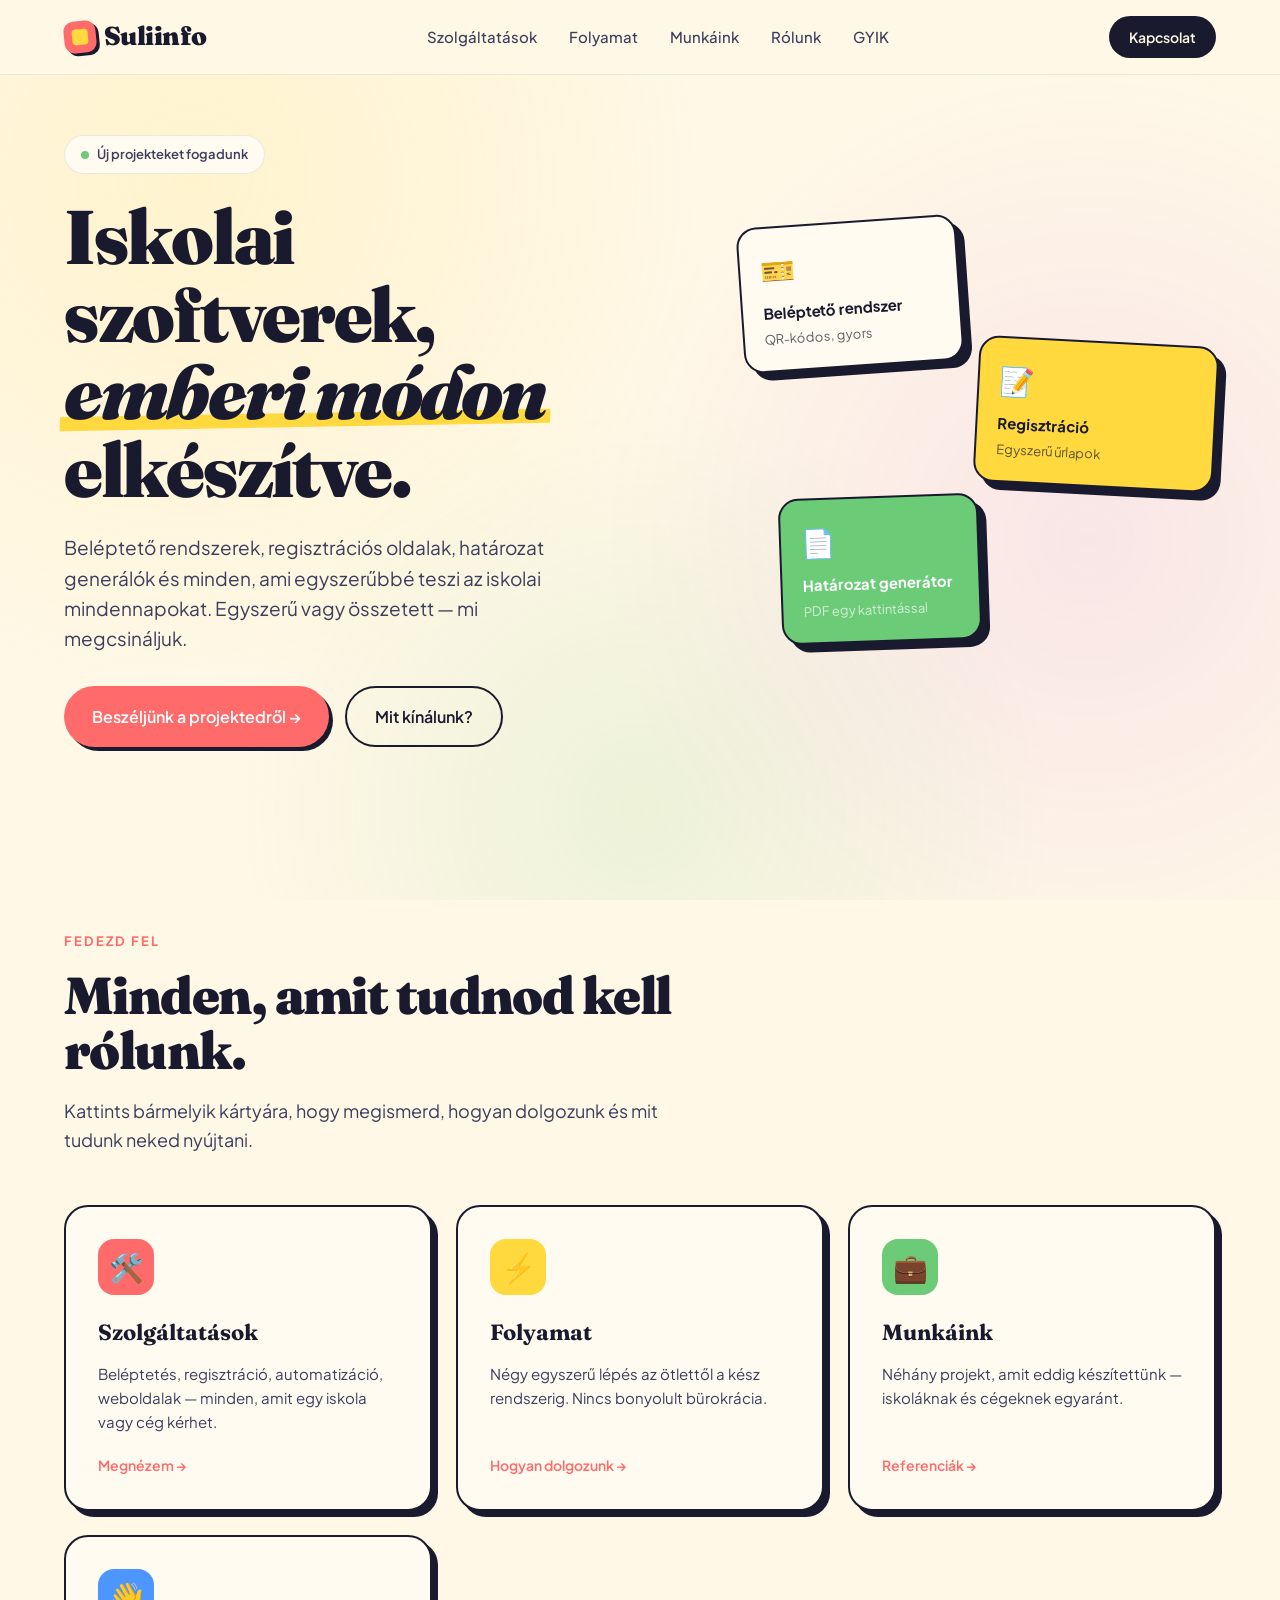
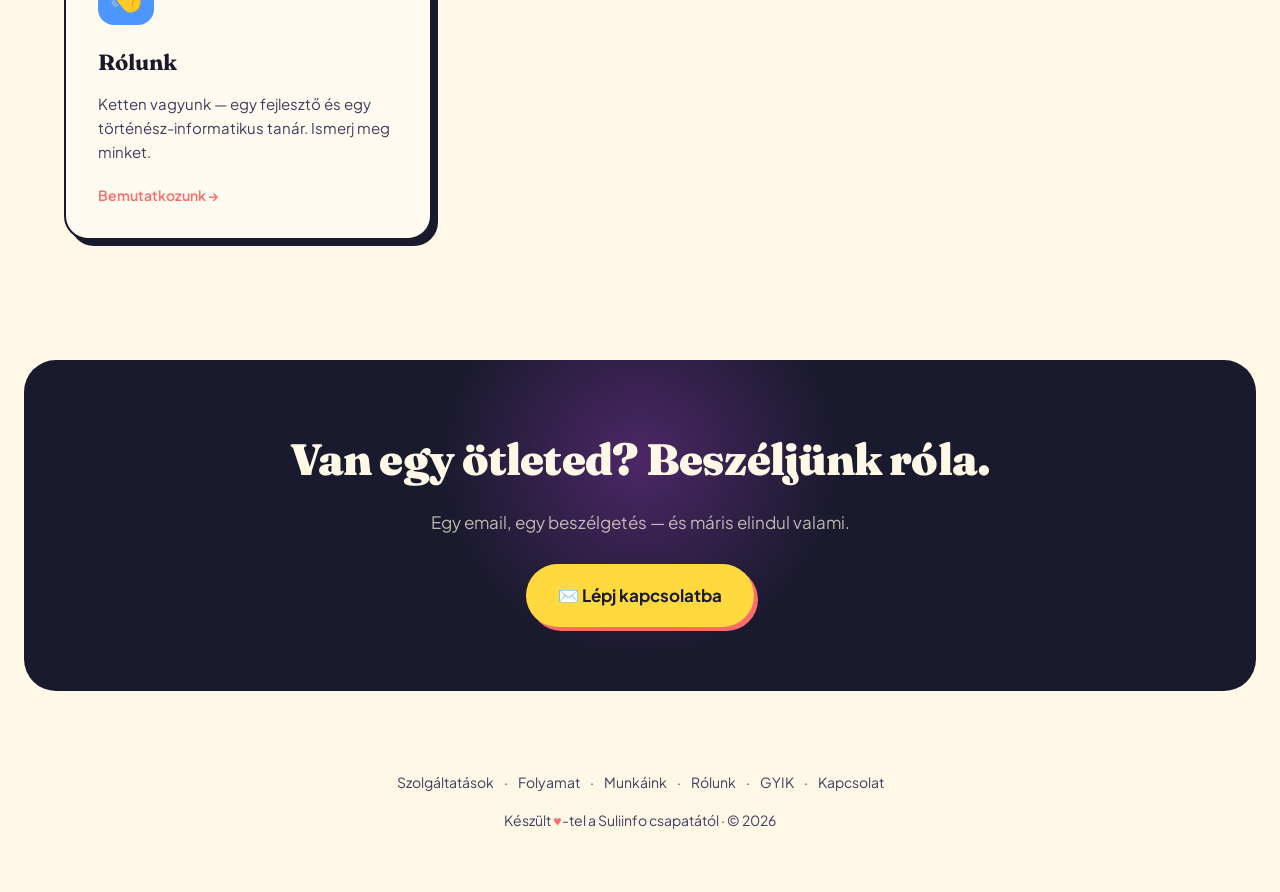
<file: index.html>
<!DOCTYPE html>
<html lang="hu">
<head>
<meta charset="UTF-8">
<meta name="viewport" content="width=device-width, initial-scale=1.0">
<title>Suliinfo — Iskolai szoftverek emberi módon</title>
<link rel="preconnect" href="https://fonts.googleapis.com">
<link rel="preconnect" href="https://fonts.gstatic.com" crossorigin>
<link href="https://fonts.googleapis.com/css2?family=Fraunces:opsz,wght@9..144,400;9..144,500;9..144,600;9..144,700;9..144,900&family=Plus+Jakarta+Sans:wght@400;500;600;700&display=swap" rel="stylesheet">
<link rel="stylesheet" href="styles.css">
<style>
  /* HERO */
  .hero { padding: 60px 0 100px; position: relative; }
  .hero-grid {
    display: grid;
    grid-template-columns: 1.2fr 1fr;
    gap: 60px;
    align-items: center;
  }
  @media (max-width: 900px) { .hero-grid { grid-template-columns: 1fr; gap: 40px; } }

  .hero-tag {
    display: inline-flex;
    align-items: center;
    gap: 8px;
    background: var(--paper);
    padding: 8px 16px;
    border-radius: 100px;
    font-size: 13px;
    font-weight: 600;
    color: var(--ink-soft);
    border: 1px solid rgba(26, 26, 46, 0.08);
    margin-bottom: 24px;
  }
  .hero-tag .dot {
    width: 8px; height: 8px;
    background: var(--mint);
    border-radius: 50%;
    animation: pulse 2s infinite;
  }
  @keyframes pulse {
    0%, 100% { opacity: 1; transform: scale(1); }
    50% { opacity: 0.6; transform: scale(1.2); }
  }
  .hero h1 {
    font-family: 'Fraunces', serif;
    font-size: clamp(40px, 6vw, 76px);
    font-weight: 900;
    line-height: 1.02;
    letter-spacing: -0.03em;
    margin-bottom: 24px;
  }
  .hero h1 .highlight {
    position: relative;
    display: inline-block;
    font-style: italic;
  }
  .hero h1 .highlight::after {
    content: '';
    position: absolute;
    bottom: 4px; left: -4px; right: -4px;
    height: 14px;
    background: var(--sun);
    z-index: -1;
    transform: skew(-3deg) rotate(-1deg);
  }
  .hero p {
    font-size: 19px;
    color: var(--ink-soft);
    margin-bottom: 32px;
    max-width: 520px;
  }
  .hero-ctas { display: flex; gap: 16px; flex-wrap: wrap; }

  .hero-visual { position: relative; height: 480px; }
  .float-card {
    position: absolute;
    background: var(--paper);
    border-radius: 20px;
    padding: 20px;
    box-shadow: 8px 8px 0 var(--ink);
    border: 2px solid var(--ink);
  }
  .card-1 { top: 20px; left: 20px; width: 220px; transform: rotate(-4deg); animation: float1 6s ease-in-out infinite; }
  .card-2 { top: 140px; right: 0; width: 240px; background: var(--sun); transform: rotate(3deg); animation: float2 7s ease-in-out infinite; }
  .card-3 { bottom: 40px; left: 60px; width: 200px; background: var(--mint); color: white; transform: rotate(-2deg); animation: float3 8s ease-in-out infinite; }
  @keyframes float1 { 0%,100% { transform: rotate(-4deg) translateY(0); } 50% { transform: rotate(-4deg) translateY(-12px); } }
  @keyframes float2 { 0%,100% { transform: rotate(3deg) translateY(0); } 50% { transform: rotate(3deg) translateY(-16px); } }
  @keyframes float3 { 0%,100% { transform: rotate(-2deg) translateY(0); } 50% { transform: rotate(-2deg) translateY(-10px); } }
  .card-emoji { font-size: 28px; margin-bottom: 8px; }
  .card-title { font-weight: 700; font-size: 15px; margin-bottom: 4px; }
  .card-sub { font-size: 13px; opacity: 0.7; }

  /* FEATURE GRID (preview cards leading to subpages) */
  .feature-section { padding: 80px 0; }
  .section-tag {
    display: inline-block;
    font-size: 13px;
    font-weight: 700;
    text-transform: uppercase;
    letter-spacing: 0.15em;
    color: var(--coral);
    margin-bottom: 16px;
  }
  .section-title {
    font-family: 'Fraunces', serif;
    font-size: clamp(32px, 5vw, 52px);
    font-weight: 900;
    line-height: 1.05;
    letter-spacing: -0.03em;
    margin-bottom: 20px;
    max-width: 700px;
  }
  .section-sub {
    font-size: 18px;
    color: var(--ink-soft);
    max-width: 600px;
    margin-bottom: 50px;
  }
  .feature-grid {
    display: grid;
    grid-template-columns: repeat(auto-fit, minmax(280px, 1fr));
    gap: 24px;
  }
  .feature-link {
    text-decoration: none;
    color: inherit;
    display: block;
  }
  .feature-card {
    background: var(--paper);
    border-radius: 24px;
    padding: 32px;
    border: 2px solid var(--ink);
    box-shadow: 6px 6px 0 var(--ink);
    transition: all 0.25s;
    height: 100%;
    display: flex;
    flex-direction: column;
  }
  .feature-link:hover .feature-card {
    transform: translate(-3px, -3px);
    box-shadow: 9px 9px 0 var(--ink);
  }
  .feature-icon {
    width: 56px; height: 56px;
    border-radius: 16px;
    display: flex;
    align-items: center;
    justify-content: center;
    font-size: 28px;
    margin-bottom: 20px;
  }
  .feature-link:nth-child(1) .feature-icon { background: var(--coral); }
  .feature-link:nth-child(2) .feature-icon { background: var(--sun); }
  .feature-link:nth-child(3) .feature-icon { background: var(--mint); }
  .feature-link:nth-child(4) .feature-icon { background: var(--sky); }
  .feature-card h3 {
    font-family: 'Fraunces', serif;
    font-size: 22px;
    font-weight: 700;
    margin-bottom: 12px;
  }
  .feature-card p {
    color: var(--ink-soft);
    font-size: 15px;
    flex-grow: 1;
  }
  .feature-arrow {
    margin-top: 20px;
    font-weight: 600;
    color: var(--coral);
    font-size: 14px;
  }
</style>
</head>
<body>

<nav>
  <div class="nav-inner">
    <a href="index.html" class="logo">
      <div class="logo-mark"></div>
      Suliinfo
    </a>
    <ul class="nav-links">
      <li><a href="szolgaltatasok.html">Szolgáltatások</a></li>
      <li><a href="folyamat.html">Folyamat</a></li>
      <li><a href="munkaink.html">Munkáink</a></li>
      <li><a href="rolunk.html">Rólunk</a></li>
      <li><a href="gyik.html">GYIK</a></li>
    </ul>
    <a href="kapcsolat.html" class="nav-cta">Kapcsolat</a>
  </div>
</nav>

<section class="hero">
  <div class="container">
    <div class="hero-grid">
      <div>
        <div class="hero-tag fade-in"><span class="dot"></span> Új projekteket fogadunk</div>
        <h1 class="fade-in delay-1">Iskolai szoftverek, <span class="highlight">emberi módon</span> elkészítve.</h1>
        <p class="fade-in delay-2">Beléptető rendszerek, regisztrációs oldalak, határozat generálók és minden, ami egyszerűbbé teszi az iskolai mindennapokat. Egyszerű vagy összetett — mi megcsináljuk.</p>
        <div class="hero-ctas fade-in delay-3">
          <a href="kapcsolat.html" class="btn-primary">Beszéljünk a projektedről →</a>
          <a href="szolgaltatasok.html" class="btn-secondary">Mit kínálunk?</a>
        </div>
      </div>
      <div class="hero-visual">
        <div class="float-card card-1">
          <div class="card-emoji">🎫</div>
          <div class="card-title">Beléptető rendszer</div>
          <div class="card-sub">QR-kódos, gyors</div>
        </div>
        <div class="float-card card-2">
          <div class="card-emoji">📝</div>
          <div class="card-title">Regisztráció</div>
          <div class="card-sub">Egyszerű űrlapok</div>
        </div>
        <div class="float-card card-3">
          <div class="card-emoji">📄</div>
          <div class="card-title">Határozat generátor</div>
          <div class="card-sub">PDF egy kattintással</div>
        </div>
      </div>
    </div>
  </div>
</section>

<section class="feature-section">
  <div class="container">
    <div class="section-tag">Fedezd fel</div>
    <h2 class="section-title">Minden, amit tudnod kell rólunk.</h2>
    <p class="section-sub">Kattints bármelyik kártyára, hogy megismerd, hogyan dolgozunk és mit tudunk neked nyújtani.</p>

    <div class="feature-grid">
      <a href="szolgaltatasok.html" class="feature-link">
        <div class="feature-card">
          <div class="feature-icon">🛠️</div>
          <h3>Szolgáltatások</h3>
          <p>Beléptetés, regisztráció, automatizáció, weboldalak — minden, amit egy iskola vagy cég kérhet.</p>
          <div class="feature-arrow">Megnézem →</div>
        </div>
      </a>
      <a href="folyamat.html" class="feature-link">
        <div class="feature-card">
          <div class="feature-icon">⚡</div>
          <h3>Folyamat</h3>
          <p>Négy egyszerű lépés az ötlettől a kész rendszerig. Nincs bonyolult bürokrácia.</p>
          <div class="feature-arrow">Hogyan dolgozunk →</div>
        </div>
      </a>
      <a href="munkaink.html" class="feature-link">
        <div class="feature-card">
          <div class="feature-icon">💼</div>
          <h3>Munkáink</h3>
          <p>Néhány projekt, amit eddig készítettünk — iskoláknak és cégeknek egyaránt.</p>
          <div class="feature-arrow">Referenciák →</div>
        </div>
      </a>
      <a href="rolunk.html" class="feature-link">
        <div class="feature-card">
          <div class="feature-icon">👋</div>
          <h3>Rólunk</h3>
          <p>Ketten vagyunk — egy fejlesztő és egy történész-informatikus tanár. Ismerj meg minket.</p>
          <div class="feature-arrow">Bemutatkozunk →</div>
        </div>
      </a>
    </div>
  </div>
</section>

<section id="kapcsolat">
  <div class="cta-strip">
    <div class="cta-strip-inner">
      <h2>Van egy ötleted? Beszéljünk róla.</h2>
      <p>Egy email, egy beszélgetés — és máris elindul valami.</p>
      <a href="kapcsolat.html" class="email-button">
        ✉️ Lépj kapcsolatba
      </a>
    </div>
  </div>
</section>

<footer>
  <div>
    <a href="szolgaltatasok.html">Szolgáltatások</a> ·
    <a href="folyamat.html">Folyamat</a> ·
    <a href="munkaink.html">Munkáink</a> ·
    <a href="rolunk.html">Rólunk</a> ·
    <a href="gyik.html">GYIK</a> ·
    <a href="kapcsolat.html">Kapcsolat</a>
  </div>
  <div style="margin-top: 16px;">
    Készült <span class="heart">♥</span>-tel a Suliinfo csapatától · &copy; 2026
  </div>
</footer>

</body>
</html>
</file>
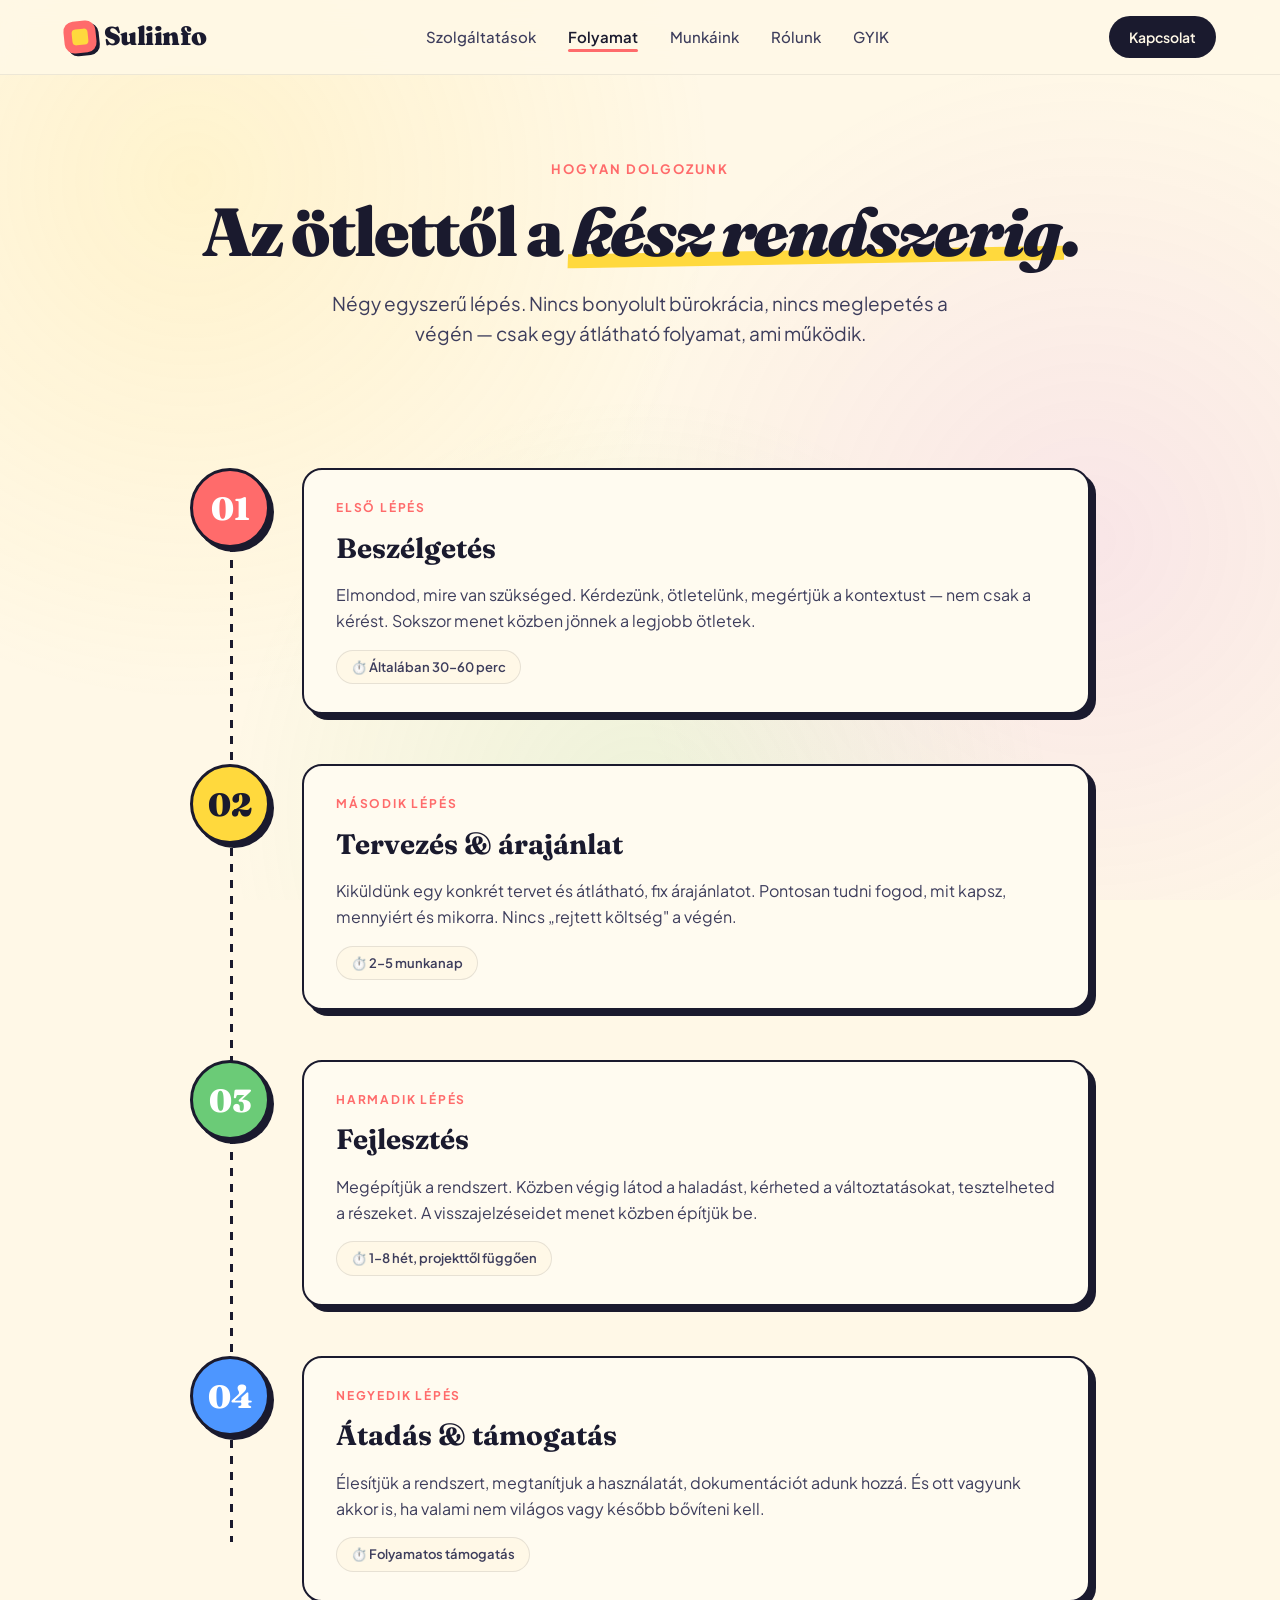
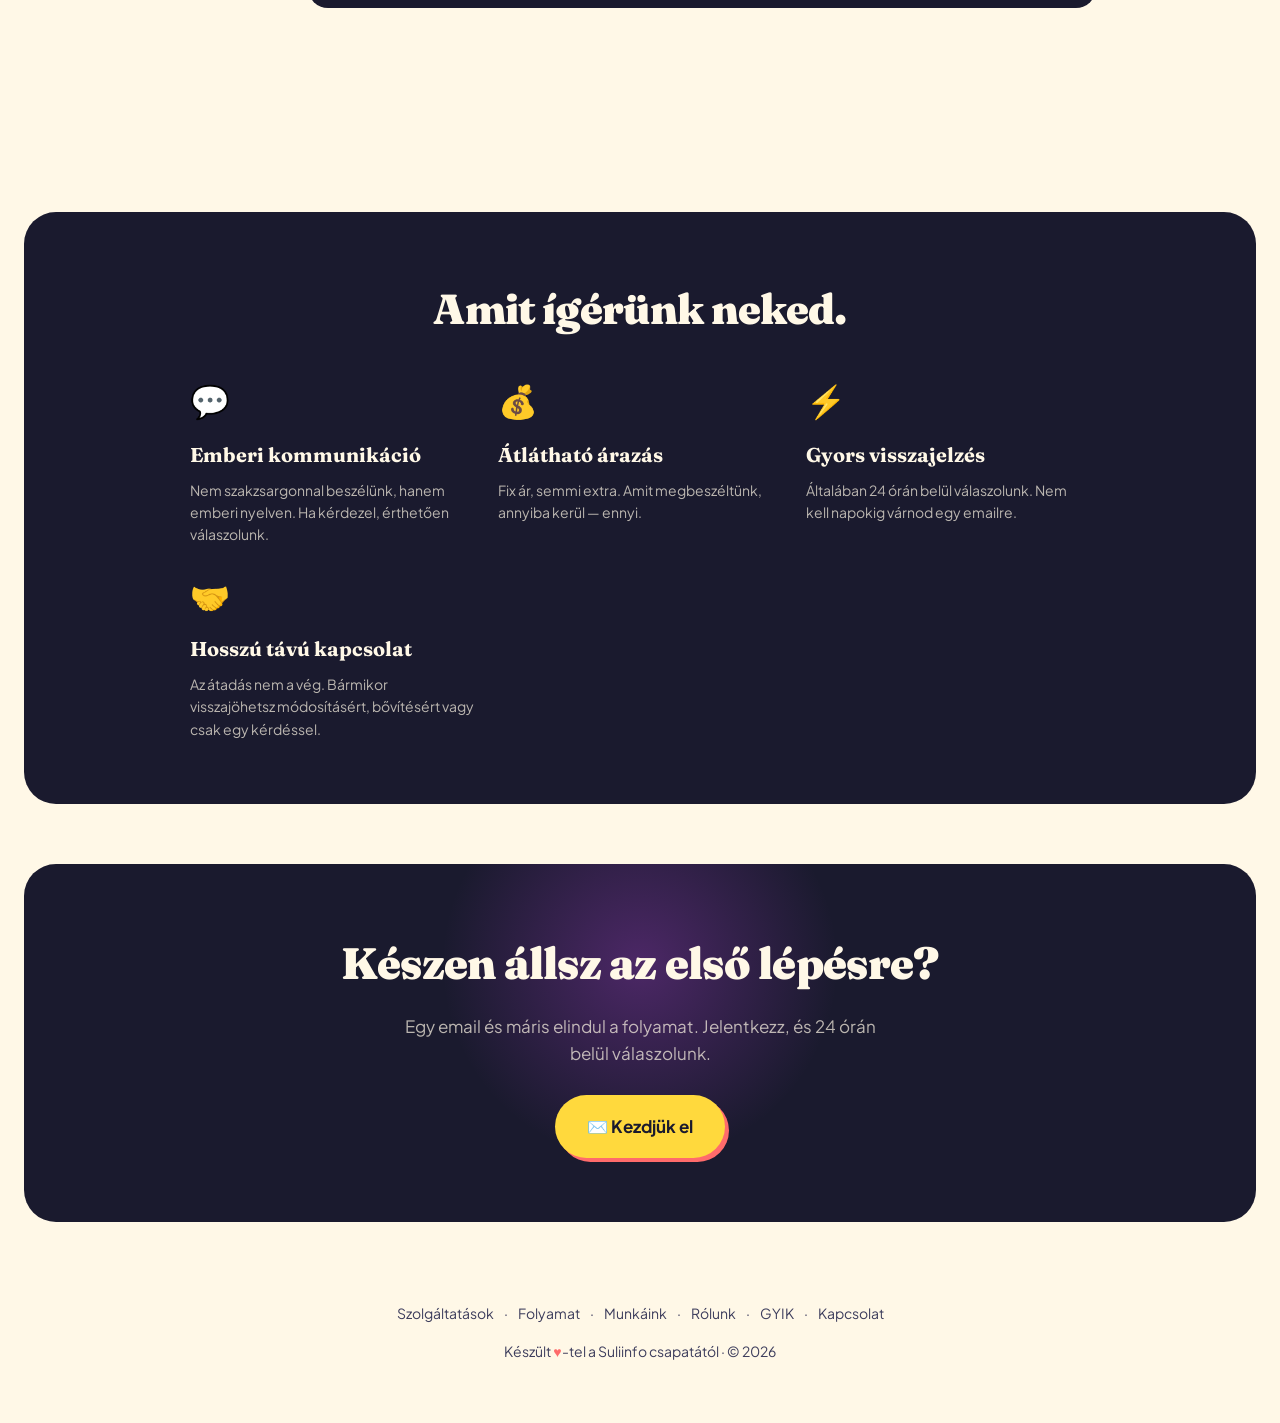
<file: folyamat.html>
<!DOCTYPE html>
<html lang="hu">
<head>
<meta charset="UTF-8">
<meta name="viewport" content="width=device-width, initial-scale=1.0">
<title>Folyamat — Suliinfo</title>
<link rel="preconnect" href="https://fonts.googleapis.com">
<link rel="preconnect" href="https://fonts.gstatic.com" crossorigin>
<link href="https://fonts.googleapis.com/css2?family=Fraunces:opsz,wght@9..144,400;9..144,500;9..144,600;9..144,700;9..144,900&family=Plus+Jakarta+Sans:wght@400;500;600;700&display=swap" rel="stylesheet">
<link rel="stylesheet" href="styles.css">
<style>
  .timeline {
    max-width: 900px;
    margin: 0 auto;
    position: relative;
  }
  .timeline::before {
    content: '';
    position: absolute;
    left: 40px;
    top: 60px;
    bottom: 60px;
    width: 3px;
    background: repeating-linear-gradient(to bottom, var(--ink) 0, var(--ink) 8px, transparent 8px, transparent 16px);
  }
  @media (max-width: 600px) {
    .timeline::before { left: 28px; }
  }

  .step-row {
    display: flex;
    gap: 32px;
    margin-bottom: 50px;
    position: relative;
  }
  @media (max-width: 600px) {
    .step-row { gap: 20px; }
  }
  .step-num-circle {
    flex-shrink: 0;
    width: 80px;
    height: 80px;
    border-radius: 50%;
    background: var(--paper);
    border: 3px solid var(--ink);
    box-shadow: 4px 4px 0 var(--ink);
    display: flex;
    align-items: center;
    justify-content: center;
    font-family: 'Fraunces', serif;
    font-size: 32px;
    font-weight: 900;
    z-index: 2;
    position: relative;
  }
  @media (max-width: 600px) {
    .step-num-circle { width: 56px; height: 56px; font-size: 22px; }
  }
  .step-row:nth-child(1) .step-num-circle { background: var(--coral); color: white; }
  .step-row:nth-child(2) .step-num-circle { background: var(--sun); }
  .step-row:nth-child(3) .step-num-circle { background: var(--mint); color: white; }
  .step-row:nth-child(4) .step-num-circle { background: var(--sky); color: white; }

  .step-content {
    background: var(--paper);
    border: 2px solid var(--ink);
    border-radius: 20px;
    padding: 28px 32px;
    box-shadow: 6px 6px 0 var(--ink);
    flex: 1;
  }
  .step-content .step-label {
    font-size: 12px;
    font-weight: 700;
    text-transform: uppercase;
    letter-spacing: 0.15em;
    color: var(--coral);
    margin-bottom: 8px;
  }
  .step-content h3 {
    font-family: 'Fraunces', serif;
    font-size: 28px;
    font-weight: 700;
    margin-bottom: 12px;
  }
  .step-content p {
    color: var(--ink-soft);
    font-size: 16px;
    margin-bottom: 16px;
  }
  .step-meta {
    display: inline-flex;
    align-items: center;
    gap: 6px;
    background: var(--cream);
    padding: 6px 14px;
    border-radius: 100px;
    font-size: 13px;
    font-weight: 600;
    color: var(--ink-soft);
    border: 1px solid rgba(26, 26, 46, 0.1);
  }

  .promise-section {
    background: var(--ink);
    color: var(--cream);
    border-radius: 32px;
    padding: 64px 60px;
    margin: 60px 24px;
    text-align: center;
  }
  @media (max-width: 768px) {
    .promise-section { padding: 48px 28px; margin: 40px 16px; }
  }
  .promise-section h2 {
    font-family: 'Fraunces', serif;
    font-size: clamp(28px, 4vw, 42px);
    font-weight: 900;
    margin-bottom: 32px;
    letter-spacing: -0.02em;
  }
  .promises {
    display: grid;
    grid-template-columns: repeat(auto-fit, minmax(220px, 1fr));
    gap: 24px;
    max-width: 900px;
    margin: 0 auto;
  }
  .promise {
    text-align: left;
  }
  .promise-icon {
    font-size: 32px;
    margin-bottom: 12px;
  }
  .promise h4 {
    font-family: 'Fraunces', serif;
    font-size: 20px;
    margin-bottom: 8px;
  }
  .promise p {
    color: rgba(255, 248, 231, 0.7);
    font-size: 14px;
  }
</style>
</head>
<body>

<nav>
  <div class="nav-inner">
    <a href="index.html" class="logo">
      <div class="logo-mark"></div>
      Suliinfo
    </a>
    <ul class="nav-links">
      <li><a href="szolgaltatasok.html">Szolgáltatások</a></li>
      <li><a href="folyamat.html" class="active">Folyamat</a></li>
      <li><a href="munkaink.html">Munkáink</a></li>
      <li><a href="rolunk.html">Rólunk</a></li>
      <li><a href="gyik.html">GYIK</a></li>
    </ul>
    <a href="kapcsolat.html" class="nav-cta">Kapcsolat</a>
  </div>
</nav>

<section class="page-header">
  <div class="container">
    <div class="page-tag fade-in">Hogyan dolgozunk</div>
    <h1 class="page-title fade-in delay-1">Az ötlettől a <span class="highlight">kész rendszerig</span>.</h1>
    <p class="page-sub fade-in delay-2">Négy egyszerű lépés. Nincs bonyolult bürokrácia, nincs meglepetés a végén — csak egy átlátható folyamat, ami működik.</p>
  </div>
</section>

<section class="section">
  <div class="container">
    <div class="timeline">

      <div class="step-row">
        <div class="step-num-circle">01</div>
        <div class="step-content">
          <div class="step-label">Első lépés</div>
          <h3>Beszélgetés</h3>
          <p>Elmondod, mire van szükséged. Kérdezünk, ötletelünk, megértjük a kontextust — nem csak a kérést. Sokszor menet közben jönnek a legjobb ötletek.</p>
          <span class="step-meta">⏱️ Általában 30–60 perc</span>
        </div>
      </div>

      <div class="step-row">
        <div class="step-num-circle">02</div>
        <div class="step-content">
          <div class="step-label">Második lépés</div>
          <h3>Tervezés &amp; árajánlat</h3>
          <p>Kiküldünk egy konkrét tervet és átlátható, fix árajánlatot. Pontosan tudni fogod, mit kapsz, mennyiért és mikorra. Nincs „rejtett költség" a végén.</p>
          <span class="step-meta">⏱️ 2–5 munkanap</span>
        </div>
      </div>

      <div class="step-row">
        <div class="step-num-circle">03</div>
        <div class="step-content">
          <div class="step-label">Harmadik lépés</div>
          <h3>Fejlesztés</h3>
          <p>Megépítjük a rendszert. Közben végig látod a haladást, kérheted a változtatásokat, tesztelheted a részeket. A visszajelzéseidet menet közben építjük be.</p>
          <span class="step-meta">⏱️ 1–8 hét, projekttől függően</span>
        </div>
      </div>

      <div class="step-row">
        <div class="step-num-circle">04</div>
        <div class="step-content">
          <div class="step-label">Negyedik lépés</div>
          <h3>Átadás &amp; támogatás</h3>
          <p>Élesítjük a rendszert, megtanítjuk a használatát, dokumentációt adunk hozzá. És ott vagyunk akkor is, ha valami nem világos vagy később bővíteni kell.</p>
          <span class="step-meta">⏱️ Folyamatos támogatás</span>
        </div>
      </div>

    </div>
  </div>
</section>

<section>
  <div class="promise-section">
    <h2>Amit ígérünk neked.</h2>
    <div class="promises">
      <div class="promise">
        <div class="promise-icon">💬</div>
        <h4>Emberi kommunikáció</h4>
        <p>Nem szakzsargonnal beszélünk, hanem emberi nyelven. Ha kérdezel, érthetően válaszolunk.</p>
      </div>
      <div class="promise">
        <div class="promise-icon">💰</div>
        <h4>Átlátható árazás</h4>
        <p>Fix ár, semmi extra. Amit megbeszéltünk, annyiba kerül — ennyi.</p>
      </div>
      <div class="promise">
        <div class="promise-icon">⚡</div>
        <h4>Gyors visszajelzés</h4>
        <p>Általában 24 órán belül válaszolunk. Nem kell napokig várnod egy emailre.</p>
      </div>
      <div class="promise">
        <div class="promise-icon">🤝</div>
        <h4>Hosszú távú kapcsolat</h4>
        <p>Az átadás nem a vég. Bármikor visszajöhetsz módosításért, bővítésért vagy csak egy kérdéssel.</p>
      </div>
    </div>
  </div>
</section>

<section>
  <div class="cta-strip">
    <div class="cta-strip-inner">
      <h2>Készen állsz az első lépésre?</h2>
      <p>Egy email és máris elindul a folyamat. Jelentkezz, és 24 órán belül válaszolunk.</p>
      <a href="kapcsolat.html" class="email-button">
        ✉️ Kezdjük el
      </a>
    </div>
  </div>
</section>

<footer>
  <div>
    <a href="szolgaltatasok.html">Szolgáltatások</a> ·
    <a href="folyamat.html">Folyamat</a> ·
    <a href="munkaink.html">Munkáink</a> ·
    <a href="rolunk.html">Rólunk</a> ·
    <a href="gyik.html">GYIK</a> ·
    <a href="kapcsolat.html">Kapcsolat</a>
  </div>
  <div style="margin-top: 16px;">
    Készült <span class="heart">♥</span>-tel a Suliinfo csapatától · &copy; 2026
  </div>
</footer>

</body>
</html>
</file>
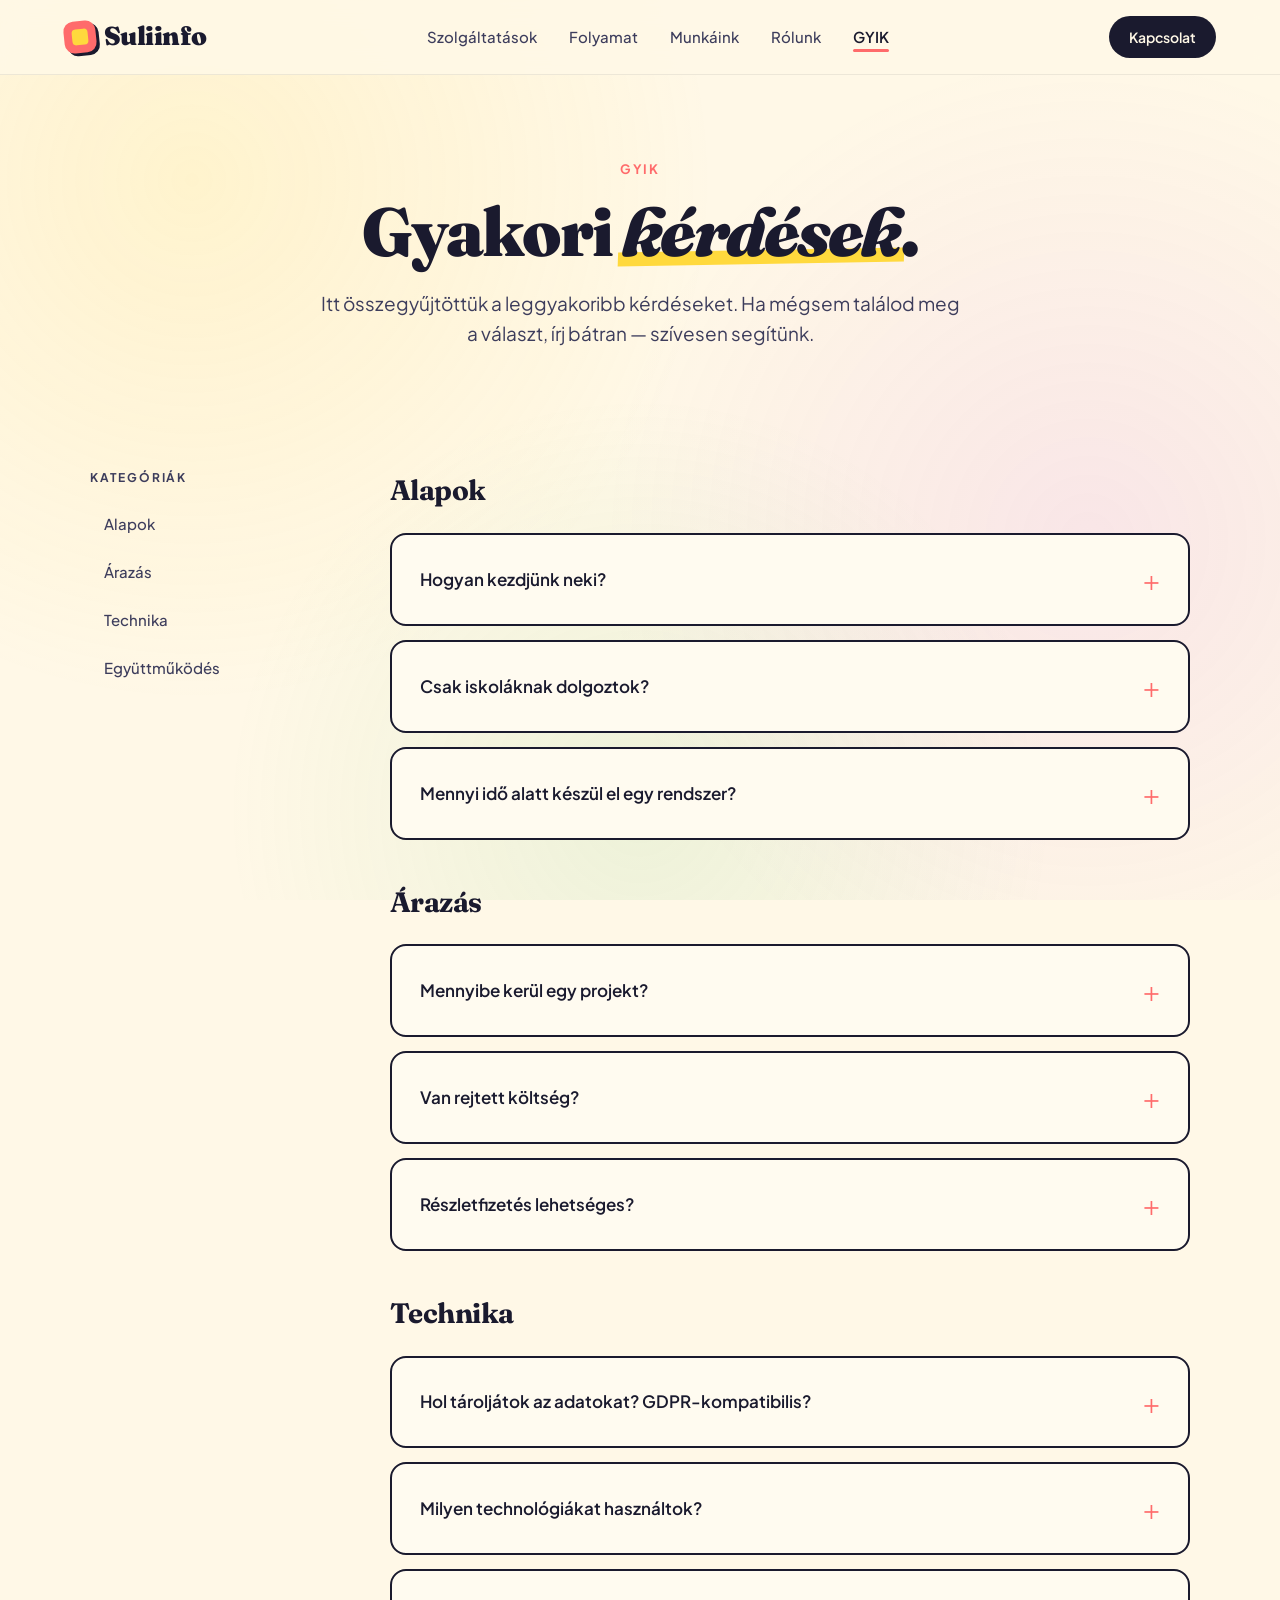
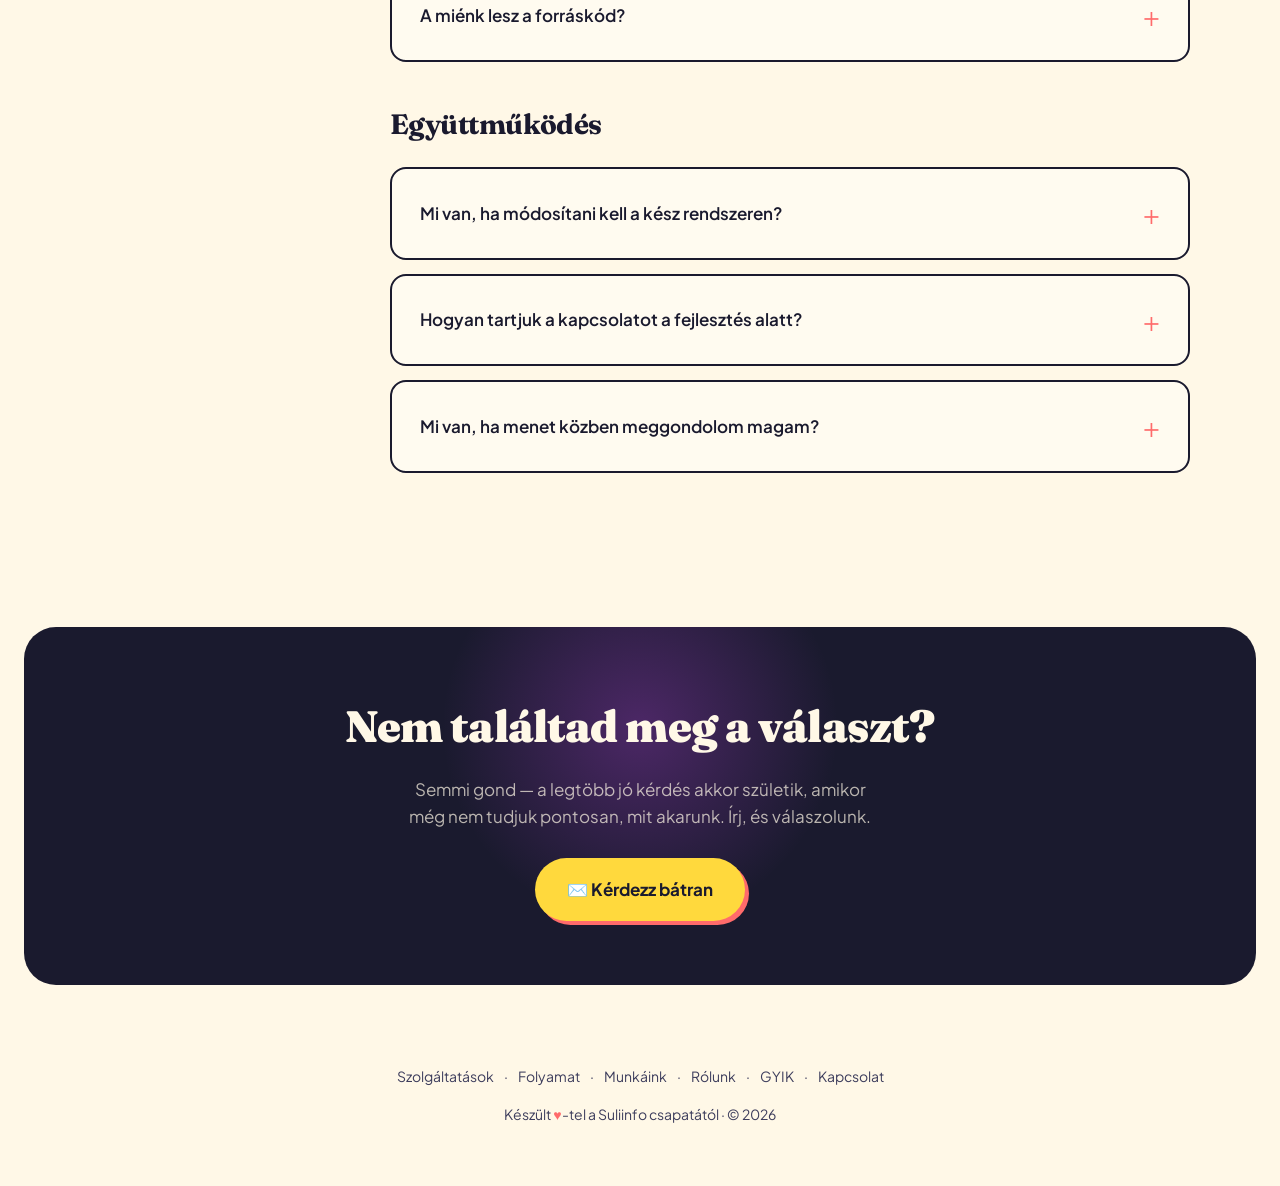
<file: gyik.html>
<!DOCTYPE html>
<html lang="hu">
<head>
<meta charset="UTF-8">
<meta name="viewport" content="width=device-width, initial-scale=1.0">
<title>GYIK — Suliinfo</title>
<link rel="preconnect" href="https://fonts.googleapis.com">
<link rel="preconnect" href="https://fonts.gstatic.com" crossorigin>
<link href="https://fonts.googleapis.com/css2?family=Fraunces:opsz,wght@9..144,400;9..144,500;9..144,600;9..144,700;9..144,900&family=Plus+Jakarta+Sans:wght@400;500;600;700&display=swap" rel="stylesheet">
<link rel="stylesheet" href="styles.css">
<style>
  .faq-layout {
    display: grid;
    grid-template-columns: 240px 1fr;
    gap: 60px;
    max-width: 1100px;
    margin: 0 auto;
  }
  @media (max-width: 900px) {
    .faq-layout { grid-template-columns: 1fr; gap: 32px; }
  }

  .faq-categories {
    position: sticky;
    top: 100px;
    align-self: start;
  }
  .faq-categories h4 {
    font-size: 12px;
    font-weight: 700;
    text-transform: uppercase;
    letter-spacing: 0.15em;
    color: var(--ink-soft);
    margin-bottom: 16px;
  }
  .faq-categories ul {
    list-style: none;
    padding: 0;
  }
  .faq-categories li {
    margin-bottom: 8px;
  }
  .faq-categories a {
    text-decoration: none;
    color: var(--ink-soft);
    font-weight: 500;
    font-size: 15px;
    padding: 8px 14px;
    display: block;
    border-radius: 10px;
    transition: all 0.2s;
  }
  .faq-categories a:hover {
    background: var(--paper);
    color: var(--ink);
  }

  .faq-category-title {
    font-family: 'Fraunces', serif;
    font-size: 28px;
    font-weight: 700;
    margin: 40px 0 20px;
    letter-spacing: -0.02em;
  }
  .faq-category-title:first-child { margin-top: 0; }

  .faq-item {
    background: var(--paper);
    border: 2px solid var(--ink);
    border-radius: 16px;
    margin-bottom: 14px;
    overflow: hidden;
    transition: box-shadow 0.2s;
  }
  .faq-item[open] {
    box-shadow: 4px 4px 0 var(--ink);
  }
  .faq-item summary {
    padding: 22px 28px;
    cursor: pointer;
    font-weight: 600;
    font-size: 17px;
    list-style: none;
    display: flex;
    justify-content: space-between;
    align-items: center;
    gap: 16px;
  }
  .faq-item summary::-webkit-details-marker { display: none; }
  .faq-item summary::after {
    content: '+';
    font-size: 28px;
    font-weight: 300;
    transition: transform 0.2s;
    color: var(--coral);
    flex-shrink: 0;
  }
  .faq-item[open] summary::after {
    transform: rotate(45deg);
  }
  .faq-answer {
    padding: 0 28px 24px;
    color: var(--ink-soft);
    line-height: 1.7;
  }
  .faq-answer a {
    color: var(--coral);
    font-weight: 600;
    text-decoration: none;
    border-bottom: 2px solid rgba(255, 107, 107, 0.3);
  }
  .faq-answer a:hover {
    border-bottom-color: var(--coral);
  }
</style>
</head>
<body>

<nav>
  <div class="nav-inner">
    <a href="index.html" class="logo">
      <div class="logo-mark"></div>
      Suliinfo
    </a>
    <ul class="nav-links">
      <li><a href="szolgaltatasok.html">Szolgáltatások</a></li>
      <li><a href="folyamat.html">Folyamat</a></li>
      <li><a href="munkaink.html">Munkáink</a></li>
      <li><a href="rolunk.html">Rólunk</a></li>
      <li><a href="gyik.html" class="active">GYIK</a></li>
    </ul>
    <a href="kapcsolat.html" class="nav-cta">Kapcsolat</a>
  </div>
</nav>

<section class="page-header">
  <div class="container">
    <div class="page-tag fade-in">GYIK</div>
    <h1 class="page-title fade-in delay-1">Gyakori <span class="highlight">kérdések</span>.</h1>
    <p class="page-sub fade-in delay-2">Itt összegyűjtöttük a leggyakoribb kérdéseket. Ha mégsem találod meg a választ, írj bátran — szívesen segítünk.</p>
  </div>
</section>

<section class="section">
  <div class="container">
    <div class="faq-layout">

      <aside class="faq-categories">
        <h4>Kategóriák</h4>
        <ul>
          <li><a href="#alap">Alapok</a></li>
          <li><a href="#ar">Árazás</a></li>
          <li><a href="#technika">Technika</a></li>
          <li><a href="#egyuttmukodes">Együttműködés</a></li>
        </ul>
      </aside>

      <div class="faq-content">

        <h2 class="faq-category-title" id="alap">Alapok</h2>

        <details class="faq-item">
          <summary>Hogyan kezdjünk neki?</summary>
          <div class="faq-answer">Írj egy emailt a <a href="mailto:app.suliinfo@gmail.com">app.suliinfo@gmail.com</a> címre — pár mondatban elég leírni, mire gondolsz. Mi 1–2 napon belül válaszolunk, és időpontot egyeztetünk egy beszélgetésre. Innen már gyorsan haladunk.</div>
        </details>

        <details class="faq-item">
          <summary>Csak iskoláknak dolgoztok?</summary>
          <div class="faq-answer">Nem, cégeknek és egyesületeknek is készítünk szoftvereket. Az iskolai környezetből indultunk, de bármilyen szervezetnek tudunk segíteni, ahol egyszerű vagy összetett digitális megoldásra van szükség.</div>
        </details>

        <details class="faq-item">
          <summary>Mennyi idő alatt készül el egy rendszer?</summary>
          <div class="faq-answer">Kisebb projektek 1–2 hét alatt elkészülnek, nagyobb rendszerek 1–2 hónapot igényelhetnek. A pontos időt a tervezési fázis után tudjuk megmondani. Sürgős esetben egyeztethetünk gyorsabb ütemtervet.</div>
        </details>

        <h2 class="faq-category-title" id="ar">Árazás</h2>

        <details class="faq-item">
          <summary>Mennyibe kerül egy projekt?</summary>
          <div class="faq-answer">Minden projekt más, ezért egyedi árajánlatot készítünk az igények megismerése után. Egy egyszerű regisztrációs oldal pár tízezer forinttól indul, egy összetett beléptető rendszer ennek többszöröse lehet. A beszélgetés és az árajánlat mindig ingyenes.</div>
        </details>

        <details class="faq-item">
          <summary>Van rejtett költség?</summary>
          <div class="faq-answer">Nincs. Az árajánlatban szereplő összeg fix — pontosan annyit fizetsz, amennyiben megállapodunk. Ha menet közben új igények merülnek fel, azokra előre adunk külön ajánlatot, hogy te dönthess.</div>
        </details>

        <details class="faq-item">
          <summary>Részletfizetés lehetséges?</summary>
          <div class="faq-answer">Igen, nagyobb projekteknél általában mérföldkövekhez kötjük a fizetést — egy rész előre, egy a fejlesztés közben, egy az átadásnál. A pontos ütemezést együtt találjuk ki.</div>
        </details>

        <h2 class="faq-category-title" id="technika">Technika</h2>

        <details class="faq-item">
          <summary>Hol tároljátok az adatokat? GDPR-kompatibilis?</summary>
          <div class="faq-answer">Minden rendszerünk megfelel a GDPR előírásainak. Az adatok európai szervereken tárolódnak, titkosítva, és csak a szükséges hozzáféréssel rendelkező személyek férhetnek hozzájuk. Az adatkezelési részleteket projektenként egyeztetjük.</div>
        </details>

        <details class="faq-item">
          <summary>Milyen technológiákat használtok?</summary>
          <div class="faq-answer">Modern, megbízható eszközöket: a frontend oldalon JavaScript keretrendszereket, a backendben Pythont vagy Node.js-t, adatbázisként PostgreSQL-t vagy hasonlót. Mindig az adott projekthez legjobban illő megoldást választjuk — nem ragaszkodunk egy receptúrához.</div>
        </details>

        <details class="faq-item">
          <summary>A miénk lesz a forráskód?</summary>
          <div class="faq-answer">Igen. Az átadás után a teljes forráskód a tiéd, te döntöd el, mit kezdesz vele. Ha mi tartjuk karban, az csak egy szolgáltatás, nem függőség.</div>
        </details>

        <h2 class="faq-category-title" id="egyuttmukodes">Együttműködés</h2>

        <details class="faq-item">
          <summary>Mi van, ha módosítani kell a kész rendszeren?</summary>
          <div class="faq-answer">Az átadás után is támogatjuk a rendszert. Kisebb módosítások általában a megállapodott támogatási csomag részei, nagyobb fejlesztésekre külön ajánlatot adunk. Sosem hagyjuk magára az ügyfelünket.</div>
        </details>

        <details class="faq-item">
          <summary>Hogyan tartjuk a kapcsolatot a fejlesztés alatt?</summary>
          <div class="faq-answer">Ahogy te szereted: emailben, telefonon, vagy akár chates eszközökkel. Általában heti 1 rövid frissítést küldünk a haladásról, és bármikor elérhetők vagyunk kérdésekre.</div>
        </details>

        <details class="faq-item">
          <summary>Mi van, ha menet közben meggondolom magam?</summary>
          <div class="faq-answer">Ez teljesen normális — a jó ötletek sokszor menet közben formálódnak. Próbálunk rugalmasak lenni: ha kisebb a változás, beleépítjük; ha nagyobb, együtt átbeszéljük, mit jelent ez az időre és a költségre nézve.</div>
        </details>

      </div>
    </div>
  </div>
</section>

<section>
  <div class="cta-strip">
    <div class="cta-strip-inner">
      <h2>Nem találtad meg a választ?</h2>
      <p>Semmi gond — a legtöbb jó kérdés akkor születik, amikor még nem tudjuk pontosan, mit akarunk. Írj, és válaszolunk.</p>
      <a href="kapcsolat.html" class="email-button">
        ✉️ Kérdezz bátran
      </a>
    </div>
  </div>
</section>

<footer>
  <div>
    <a href="szolgaltatasok.html">Szolgáltatások</a> ·
    <a href="folyamat.html">Folyamat</a> ·
    <a href="munkaink.html">Munkáink</a> ·
    <a href="rolunk.html">Rólunk</a> ·
    <a href="gyik.html">GYIK</a> ·
    <a href="kapcsolat.html">Kapcsolat</a>
  </div>
  <div style="margin-top: 16px;">
    Készült <span class="heart">♥</span>-tel a Suliinfo csapatától · &copy; 2026
  </div>
</footer>

</body>
</html>
</file>
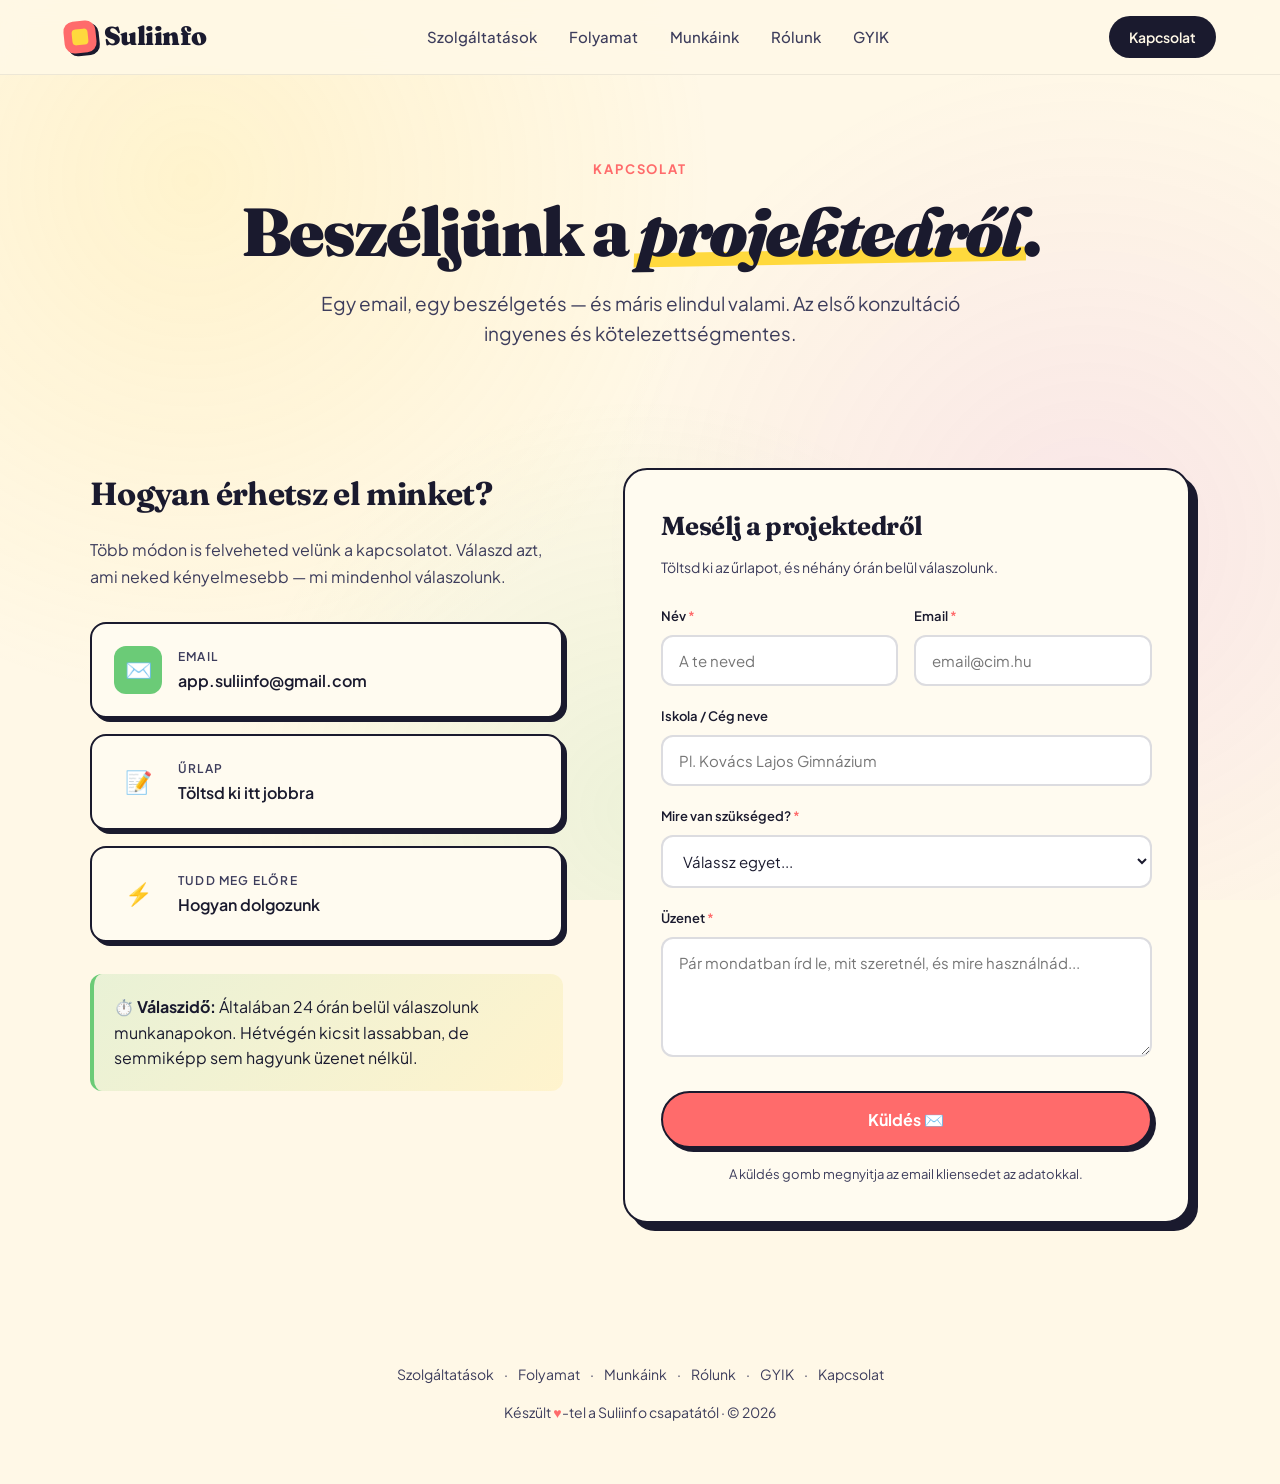
<file: kapcsolat.html>
<!DOCTYPE html>
<html lang="hu">
<head>
<meta charset="UTF-8">
<meta name="viewport" content="width=device-width, initial-scale=1.0">
<title>Kapcsolat — Suliinfo</title>
<link rel="preconnect" href="https://fonts.googleapis.com">
<link rel="preconnect" href="https://fonts.gstatic.com" crossorigin>
<link href="https://fonts.googleapis.com/css2?family=Fraunces:opsz,wght@9..144,400;9..144,500;9..144,600;9..144,700;9..144,900&family=Plus+Jakarta+Sans:wght@400;500;600;700&display=swap" rel="stylesheet">
<link rel="stylesheet" href="styles.css">
<style>
  .contact-layout {
    display: grid;
    grid-template-columns: 1fr 1.2fr;
    gap: 60px;
    max-width: 1100px;
    margin: 0 auto;
  }
  @media (max-width: 900px) {
    .contact-layout { grid-template-columns: 1fr; gap: 40px; }
  }

  /* LEFT SIDE - Info */
  .contact-info h2 {
    font-family: 'Fraunces', serif;
    font-size: 32px;
    font-weight: 700;
    margin-bottom: 16px;
    letter-spacing: -0.02em;
  }
  .contact-info > p {
    color: var(--ink-soft);
    font-size: 16px;
    line-height: 1.7;
    margin-bottom: 32px;
  }

  .contact-method {
    background: var(--paper);
    border: 2px solid var(--ink);
    border-radius: 16px;
    padding: 22px;
    margin-bottom: 16px;
    box-shadow: 4px 4px 0 var(--ink);
    display: flex;
    align-items: center;
    gap: 16px;
    transition: transform 0.2s;
    text-decoration: none;
    color: inherit;
  }
  .contact-method:hover {
    transform: translate(-2px, -2px);
    box-shadow: 6px 6px 0 var(--ink);
  }
  .contact-method-icon {
    width: 48px;
    height: 48px;
    border-radius: 12px;
    display: flex;
    align-items: center;
    justify-content: center;
    font-size: 22px;
    flex-shrink: 0;
  }
  .contact-method:nth-child(1) .contact-method-icon { background: var(--coral); }
  .contact-method:nth-child(2) .contact-method-icon { background: var(--sun); }
  .contact-method:nth-child(3) .contact-method-icon { background: var(--mint); }

  .contact-method-info .label {
    font-size: 12px;
    color: var(--ink-soft);
    text-transform: uppercase;
    letter-spacing: 0.1em;
    font-weight: 600;
    margin-bottom: 2px;
  }
  .contact-method-info .value {
    font-weight: 600;
    font-size: 16px;
  }

  .response-promise {
    margin-top: 32px;
    padding: 20px;
    background: linear-gradient(135deg, rgba(107, 203, 119, 0.15), rgba(255, 217, 61, 0.15));
    border-radius: 12px;
    border-left: 4px solid var(--mint);
  }
  .response-promise strong {
    color: var(--ink);
  }

  /* RIGHT SIDE - Form */
  .contact-form {
    background: var(--paper);
    border: 2px solid var(--ink);
    border-radius: 24px;
    padding: 36px;
    box-shadow: 8px 8px 0 var(--ink);
  }
  .contact-form h3 {
    font-family: 'Fraunces', serif;
    font-size: 26px;
    font-weight: 700;
    margin-bottom: 8px;
    letter-spacing: -0.02em;
  }
  .contact-form > p {
    color: var(--ink-soft);
    font-size: 14px;
    margin-bottom: 28px;
  }

  .form-group {
    margin-bottom: 20px;
  }
  .form-group label {
    display: block;
    font-size: 13px;
    font-weight: 600;
    margin-bottom: 8px;
    color: var(--ink);
  }
  .form-group label .required {
    color: var(--coral);
  }
  .form-group input,
  .form-group select,
  .form-group textarea {
    width: 100%;
    padding: 14px 16px;
    border: 2px solid rgba(26, 26, 46, 0.15);
    border-radius: 12px;
    background: white;
    font-family: inherit;
    font-size: 15px;
    color: var(--ink);
    transition: all 0.2s;
  }
  .form-group input:focus,
  .form-group select:focus,
  .form-group textarea:focus {
    outline: none;
    border-color: var(--coral);
    box-shadow: 0 0 0 4px rgba(255, 107, 107, 0.1);
  }
  .form-group textarea {
    resize: vertical;
    min-height: 120px;
    font-family: inherit;
  }
  .form-row {
    display: grid;
    grid-template-columns: 1fr 1fr;
    gap: 16px;
  }
  @media (max-width: 500px) {
    .form-row { grid-template-columns: 1fr; }
  }

  .submit-btn {
    width: 100%;
    background: var(--coral);
    color: white;
    padding: 16px;
    border-radius: 100px;
    font-weight: 700;
    font-size: 16px;
    border: 2px solid var(--ink);
    box-shadow: 4px 4px 0 var(--ink);
    transition: all 0.2s;
    cursor: pointer;
    font-family: inherit;
    margin-top: 8px;
  }
  .submit-btn:hover {
    transform: translate(-2px, -2px);
    box-shadow: 6px 6px 0 var(--ink);
  }

  .form-note {
    text-align: center;
    margin-top: 16px;
    font-size: 13px;
    color: var(--ink-soft);
  }

  .success-message {
    display: none;
    background: linear-gradient(135deg, rgba(107, 203, 119, 0.2), rgba(255, 217, 61, 0.15));
    border: 2px solid var(--mint);
    border-radius: 16px;
    padding: 20px;
    margin-top: 16px;
    text-align: center;
  }
  .success-message.show { display: block; }
  .success-message h4 {
    font-family: 'Fraunces', serif;
    font-size: 20px;
    margin-bottom: 6px;
    color: var(--ink);
  }
</style>
</head>
<body>

<nav>
  <div class="nav-inner">
    <a href="index.html" class="logo">
      <div class="logo-mark"></div>
      Suliinfo
    </a>
    <ul class="nav-links">
      <li><a href="szolgaltatasok.html">Szolgáltatások</a></li>
      <li><a href="folyamat.html">Folyamat</a></li>
      <li><a href="munkaink.html">Munkáink</a></li>
      <li><a href="rolunk.html">Rólunk</a></li>
      <li><a href="gyik.html">GYIK</a></li>
    </ul>
    <a href="kapcsolat.html" class="nav-cta active">Kapcsolat</a>
  </div>
</nav>

<section class="page-header">
  <div class="container">
    <div class="page-tag fade-in">Kapcsolat</div>
    <h1 class="page-title fade-in delay-1">Beszéljünk a <span class="highlight">projektedről</span>.</h1>
    <p class="page-sub fade-in delay-2">Egy email, egy beszélgetés — és máris elindul valami. Az első konzultáció ingyenes és kötelezettségmentes.</p>
  </div>
</section>

<section class="section">
  <div class="container">
    <div class="contact-layout">

      <div class="contact-info">
        <h2>Hogyan érhetsz el minket?</h2>
        <p>Több módon is felveheted velünk a kapcsolatot. Válaszd azt, ami neked kényelmesebb — mi mindenhol válaszolunk.</p>

        <a href="mailto:suliinfo63@gmail.com" class="contact-method">
          <div class="contact-method-icon">✉️</div>
          <div class="contact-method-info">
            <div class="label">Email</div>
            <div class="value">app.suliinfo@gmail.com</div>
          </div>
        </a>

        <a href="kapcsolat.html#urlap" class="contact-method">
          <div class="contact-method-icon">📝</div>
          <div class="contact-method-info">
            <div class="label">Űrlap</div>
            <div class="value">Töltsd ki itt jobbra</div>
          </div>
        </a>

        <a href="folyamat.html" class="contact-method">
          <div class="contact-method-icon">⚡</div>
          <div class="contact-method-info">
            <div class="label">Tudd meg előre</div>
            <div class="value">Hogyan dolgozunk</div>
          </div>
        </a>

        <div class="response-promise">
          <strong>⏱️ Válaszidő:</strong> Általában 24 órán belül válaszolunk munkanapokon. Hétvégén kicsit lassabban, de semmiképp sem hagyunk üzenet nélkül.
        </div>
      </div>

      <div class="contact-form" id="urlap">
        <h3>Mesélj a projektedről</h3>
        <p>Töltsd ki az űrlapot, és néhány órán belül válaszolunk.</p>

        <form id="contactForm" onsubmit="handleSubmit(event)">

          <div class="form-row">
            <div class="form-group">
              <label>Név <span class="required">*</span></label>
              <input type="text" name="name" required placeholder="A te neved">
            </div>
            <div class="form-group">
              <label>Email <span class="required">*</span></label>
              <input type="email" name="email" required placeholder="email@cim.hu">
            </div>
          </div>

          <div class="form-group">
            <label>Iskola / Cég neve</label>
            <input type="text" name="organization" placeholder="Pl. Kovács Lajos Gimnázium">
          </div>

          <div class="form-group">
            <label>Mire van szükséged? <span class="required">*</span></label>
            <select name="service" required>
              <option value="">Válassz egyet...</option>
              <option>Beléptető rendszer</option>
              <option>Regisztrációs oldal</option>
              <option>Határozat generátor</option>
              <option>Adminisztrációs eszköz</option>
              <option>Weboldal</option>
              <option>Egyedi fejlesztés</option>
              <option>Még nem tudom — beszéljük meg</option>
            </select>
          </div>

          <div class="form-group">
            <label>Üzenet <span class="required">*</span></label>
            <textarea name="message" required placeholder="Pár mondatban írd le, mit szeretnél, és mire használnád..."></textarea>
          </div>

          <button type="submit" class="submit-btn">Küldés ✉️</button>

          <div class="form-note">A küldés gomb megnyitja az email kliensedet az adatokkal.</div>

          <div class="success-message" id="successMsg">
            <h4>✓ Kész!</h4>
            <p>Az email kliensed megnyílt. Csak küldd el, és 24 órán belül válaszolunk.</p>
          </div>
        </form>
      </div>

    </div>
  </div>
</section>

<footer>
  <div>
    <a href="szolgaltatasok.html">Szolgáltatások</a> ·
    <a href="folyamat.html">Folyamat</a> ·
    <a href="munkaink.html">Munkáink</a> ·
    <a href="rolunk.html">Rólunk</a> ·
    <a href="gyik.html">GYIK</a> ·
    <a href="kapcsolat.html">Kapcsolat</a>
  </div>
  <div style="margin-top: 16px;">
    Készült <span class="heart">♥</span>-tel a Suliinfo csapatától · &copy; 2026
  </div>
</footer>

<script>
const SCRIPT_URL = "https://script.google.com/macros/s/AKfycbzvTtb0_1S0p7gcZf_QyKvg2ilk8EOEM6kTwK5QWghj_O29ORc4ZSXD5bOOwbtDZeXUzQ/exec";
const SECRET_TOKEN = "asdjnruopnvasffnalpkfangkjnsdnaujnkngdsfmappkdfmsd";

async function handleSubmit(e) {
  e.preventDefault();
  const form = e.target;
  const btn = form.querySelector(".submit-btn");
  const data = new FormData(form);

  btn.disabled = true;
  btn.textContent = "Küldés folyamatban...";

  const payload = {
    token: SECRET_TOKEN,
    name: data.get("name"),
    email: data.get("email"),
    organization: data.get("organization"),
    service: data.get("service"),
    message: data.get("message"),
    website: data.get("website") // honeypot mező
  };

  try {
    await fetch(SCRIPT_URL, {
      method: "POST",
      mode: "no-cors", // FONTOS, lásd lent
      headers: { "Content-Type": "text/plain;charset=utf-8" },
      body: JSON.stringify(payload)
    });

    // no-cors miatt nem tudjuk olvasni a választ, de ha nem dobott hibát, sikeres
    document.getElementById("successMsg").classList.add("show");
    form.reset();
    btn.textContent = "Elküldve ✓";
  } catch (err) {
    btn.disabled = false;
    btn.textContent = "Küldés ✉️";
    alert("Hoppá, valami hiba történt. Próbáld újra, vagy írj közvetlenül: suliinfo63@gmail.com");
  }
}
</script>

</body>
</html>
</file>
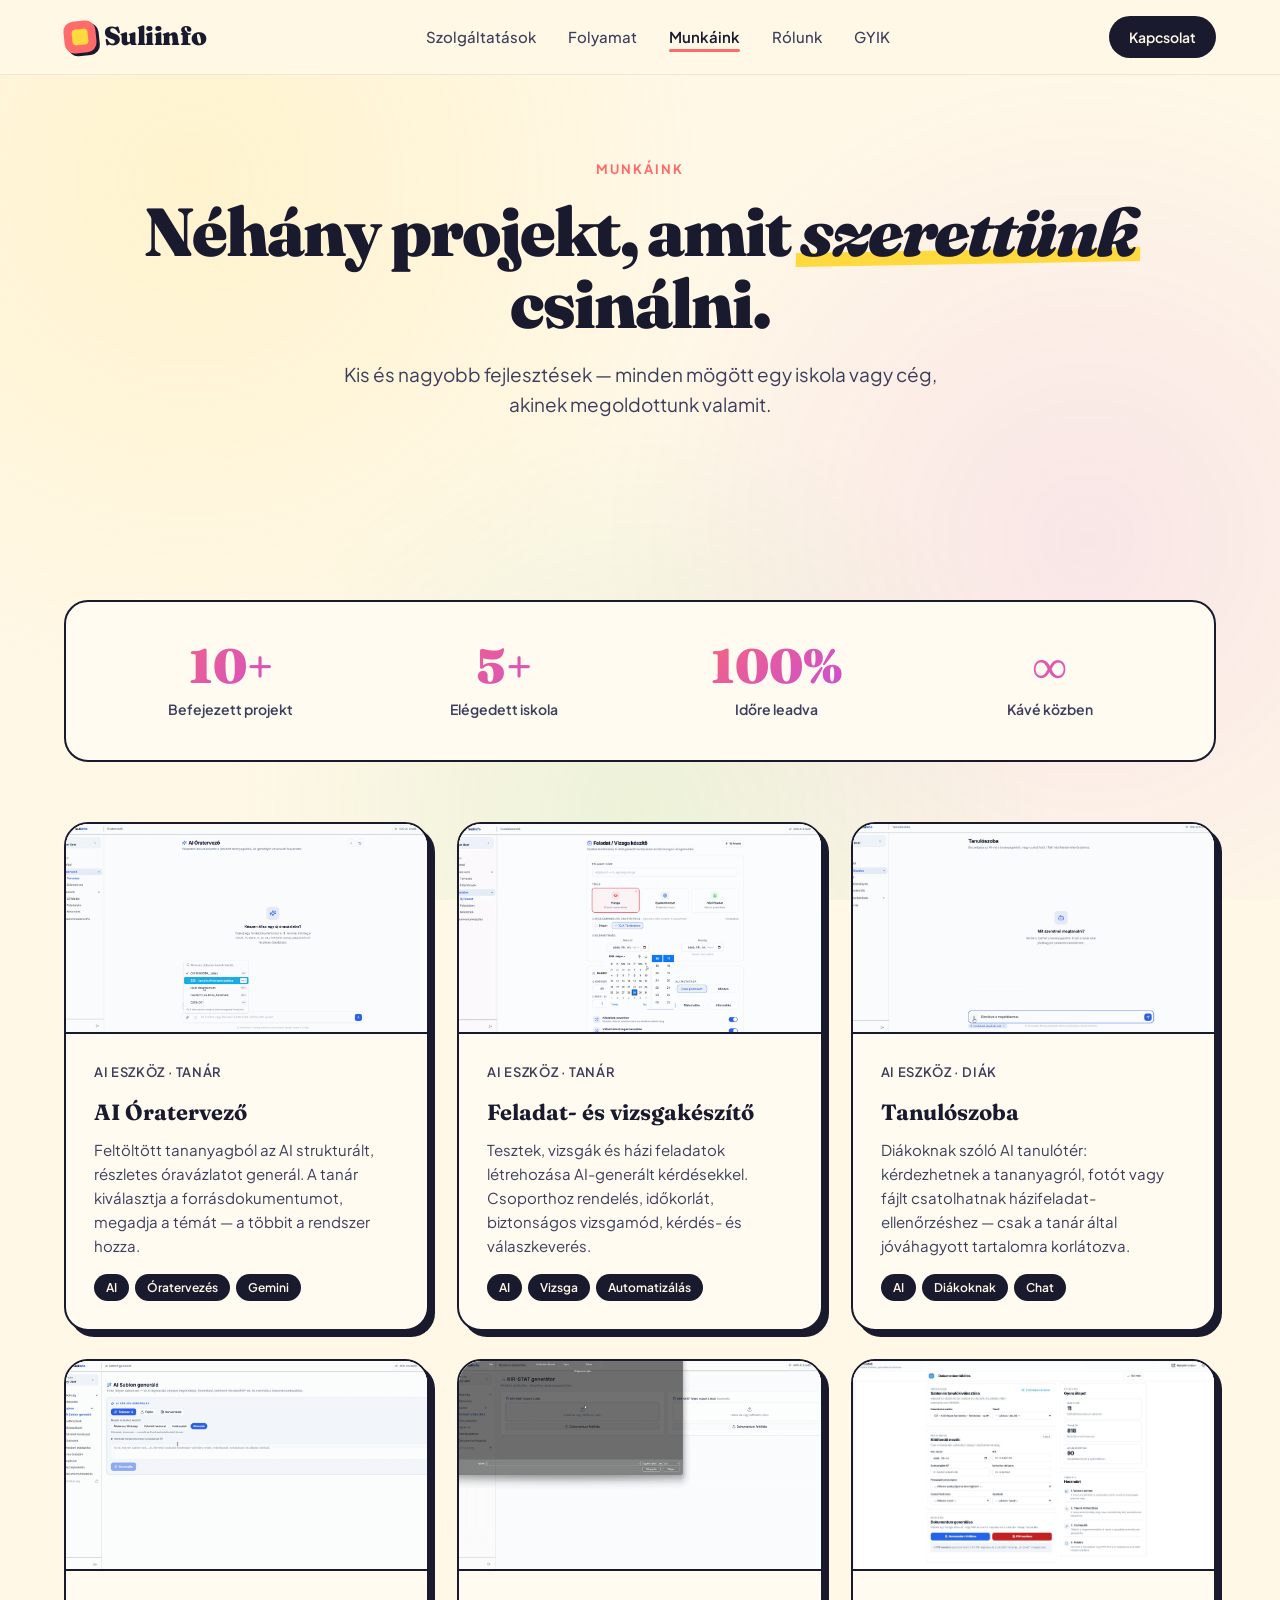
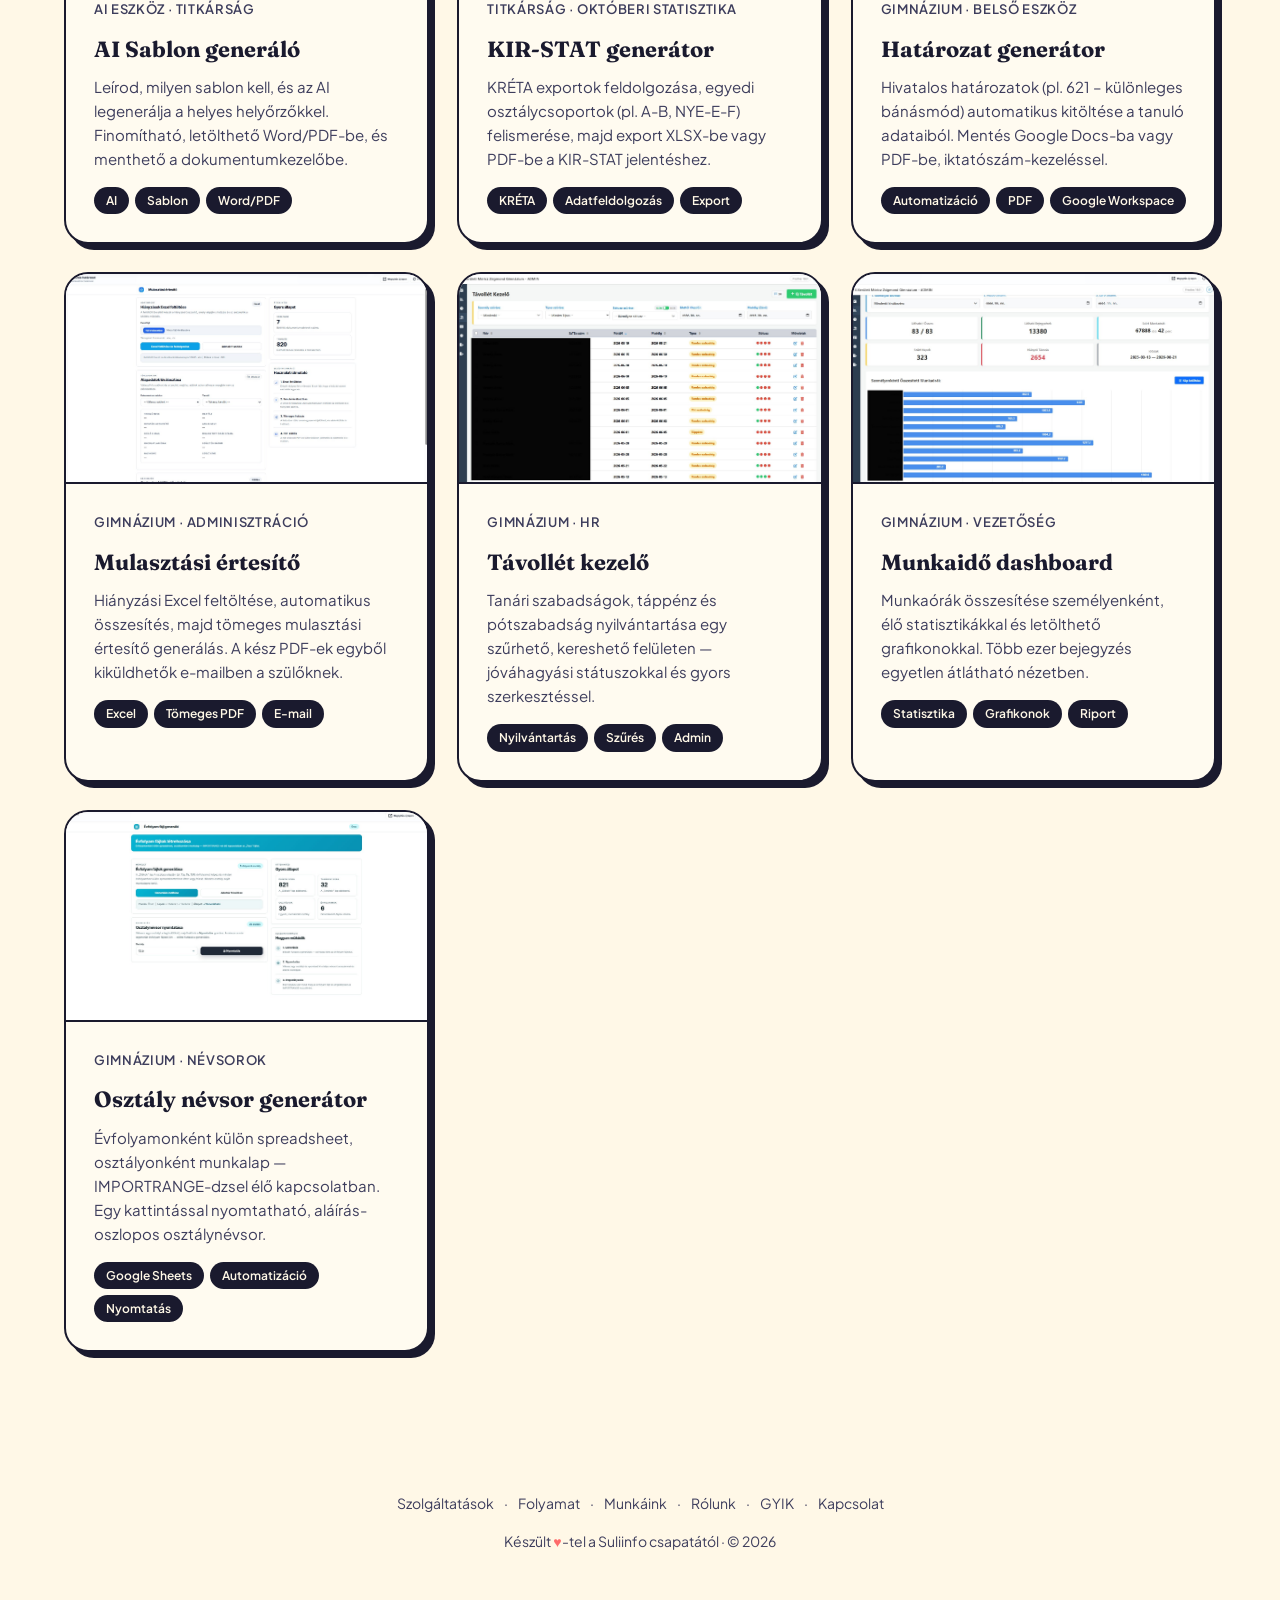
<file: munkaink.html>
<!DOCTYPE html>
<html lang="hu">
<head>
<meta charset="UTF-8">
<meta name="viewport" content="width=device-width, initial-scale=1.0">
<title>Munkáink — Suliinfo</title>
<link rel="preconnect" href="https://fonts.googleapis.com">
<link rel="preconnect" href="https://fonts.gstatic.com" crossorigin>
<link href="https://fonts.googleapis.com/css2?family=Fraunces:opsz,wght@9..144,400;9..144,500;9..144,600;9..144,700;9..144,900&family=Plus+Jakarta+Sans:wght@400;500;600;700&display=swap" rel="stylesheet">
<link rel="stylesheet" href="styles.css">
<style>
  .portfolio-grid {
    display: grid;
    grid-template-columns: repeat(auto-fit, minmax(320px, 1fr));
    gap: 28px;
  }
  .project-card {
    background: var(--paper);
    border-radius: 24px;
    overflow: hidden;
    border: 2px solid var(--ink);
    box-shadow: 6px 6px 0 var(--ink);
    transition: all 0.25s;
  }
  .project-card:hover {
    transform: translate(-3px, -3px);
    box-shadow: 9px 9px 0 var(--ink);
  }
  .project-visual {
    height: 210px;
    border-bottom: 2px solid var(--ink);
    position: relative;
    overflow: hidden;
    background: var(--cream);
  }
  .project-visual img,
  .project-visual video {
    width: 100%;
    height: 100%;
    object-fit: cover;
    object-position: top center;
    display: block;
    cursor: zoom-in;
    transition: transform 0.4s ease;
  }
  .project-card:hover .project-visual img,
  .project-card:hover .project-visual video {
    transform: scale(1.04);
  }

  .project-info { padding: 28px; }
  .project-info h3 {
    font-family: 'Fraunces', serif;
    font-size: 22px;
    font-weight: 700;
    margin-bottom: 8px;
  }
  .project-client {
    font-size: 13px;
    color: var(--ink-soft);
    font-weight: 600;
    margin-bottom: 12px;
    text-transform: uppercase;
    letter-spacing: 0.05em;
  }
  .project-info p {
    color: var(--ink-soft);
    font-size: 15px;
    margin-bottom: 16px;
    line-height: 1.6;
  }
  .tags {
    display: flex;
    gap: 6px;
    flex-wrap: wrap;
  }
  .tag {
    display: inline-block;
    font-size: 12px;
    background: var(--ink);
    color: var(--cream);
    padding: 4px 12px;
    border-radius: 100px;
    font-weight: 600;
  }

  .stats-row {
    display: grid;
    grid-template-columns: repeat(auto-fit, minmax(180px, 1fr));
    gap: 24px;
    margin: 60px 0;
    padding: 40px;
    background: var(--paper);
    border-radius: 24px;
    border: 2px solid var(--ink);
  }
  .stat { text-align: center; }
  .stat-num {
    font-family: 'Fraunces', serif;
    font-size: 48px;
    font-weight: 900;
    line-height: 1;
    background: linear-gradient(135deg, var(--coral), var(--berry));
    -webkit-background-clip: text;
    -webkit-text-fill-color: transparent;
    background-clip: text;
    margin-bottom: 8px;
  }
  .stat-label {
    font-size: 14px;
    color: var(--ink-soft);
    font-weight: 600;
  }

  /* LIGHTBOX (kép / gif / videó popup) */
  .lightbox {
    position: fixed;
    inset: 0;
    background: rgba(26, 26, 46, 0.88);
    display: none;
    align-items: center;
    justify-content: center;
    padding: 24px;
    z-index: 1000;
    cursor: zoom-out;
    animation: lb-fade 0.2s ease;
  }
  .lightbox.open { display: flex; }
  @keyframes lb-fade { from { opacity: 0; } to { opacity: 1; } }

  .lightbox-content { cursor: default; }
  .lightbox-content img,
  .lightbox-content video {
    max-width: 95vw;
    max-height: 90vh;
    object-fit: contain;
    background: var(--paper);
    border: 3px solid var(--ink);
    border-radius: 12px;
    box-shadow: 0 24px 70px rgba(0, 0, 0, 0.55);
    display: block;
  }
  .lightbox-close {
    position: absolute;
    top: 20px;
    right: 24px;
    width: 46px;
    height: 46px;
    border-radius: 50%;
    background: var(--paper);
    border: 2px solid var(--ink);
    box-shadow: 3px 3px 0 var(--ink);
    font-size: 24px;
    line-height: 1;
    font-weight: 700;
    color: var(--ink);
    cursor: pointer;
    display: flex;
    align-items: center;
    justify-content: center;
    transition: transform 0.15s;
  }
  .lightbox-close:hover { transform: scale(1.08); }
</style>
</head>
<body>

<nav>
  <div class="nav-inner">
    <a href="index.html" class="logo">
      <div class="logo-mark"></div>
      Suliinfo
    </a>
    <ul class="nav-links">
      <li><a href="szolgaltatasok.html">Szolgáltatások</a></li>
      <li><a href="folyamat.html">Folyamat</a></li>
      <li><a href="munkaink.html" class="active">Munkáink</a></li>
      <li><a href="rolunk.html">Rólunk</a></li>
      <li><a href="gyik.html">GYIK</a></li>
    </ul>
    <a href="kapcsolat.html" class="nav-cta">Kapcsolat</a>
  </div>
</nav>

<section class="page-header">
  <div class="container">
    <div class="page-tag fade-in">Munkáink</div>
    <h1 class="page-title fade-in delay-1">Néhány projekt, amit <span class="highlight">szerettünk</span> csinálni.</h1>
    <p class="page-sub fade-in delay-2">Kis és nagyobb fejlesztések — minden mögött egy iskola vagy cég, akinek megoldottunk valamit.</p>
  </div>
</section>

<section class="section">
  <div class="container">

    <div class="stats-row">
      <div class="stat">
        <div class="stat-num">10+</div>
        <div class="stat-label">Befejezett projekt</div>
      </div>
      <div class="stat">
        <div class="stat-num">5+</div>
        <div class="stat-label">Elégedett iskola</div>
      </div>
      <div class="stat">
        <div class="stat-num">100%</div>
        <div class="stat-label">Időre leadva</div>
      </div>
      <div class="stat">
        <div class="stat-num">∞</div>
        <div class="stat-label">Kávé közben</div>
      </div>
    </div>

    <!-- A kártyák a lenti PROJEKTEK lista alapján generálódnak -->
    <div class="portfolio-grid" id="portfolioGrid"></div>

  </div>
</section>

<footer>
  <div>
    <a href="szolgaltatasok.html">Szolgáltatások</a> ·
    <a href="folyamat.html">Folyamat</a> ·
    <a href="munkaink.html">Munkáink</a> ·
    <a href="rolunk.html">Rólunk</a> ·
    <a href="gyik.html">GYIK</a> ·
    <a href="kapcsolat.html">Kapcsolat</a>
  </div>
  <div style="margin-top: 16px;">
    Készült <span class="heart">♥</span>-tel a Suliinfo csapatától · &copy; 2026
  </div>
</footer>

<!-- Popup (lightbox) -->
<div class="lightbox" id="lightbox">
  <button class="lightbox-close" id="lightboxClose" aria-label="Bezárás">×</button>
  <div class="lightbox-content" id="lightboxContent"></div>
</div>

<script>
  /* ============================================================
     ÚJ MUNKA HOZZÁADÁSA: csak egy új elemet kell beszúrni ide.
     A "media" lehet kép (png/jpg/gif/webp) VAGY videó (mp4/webm).
     A típust a fájl kiterjesztése alapján a rendszer felismeri:
       - gif/png/jpg/webp -> képként jelenik meg (a gif magától animál)
       - mp4/webm        -> némított, ismétlődő videóként pörög
     Opcionális "pos": a bélyegkép igazítása (pl. 'center', 'top center').
     Ha nincs megadva: gif/videó -> 'center', álló kép -> 'top center'.
     ============================================================ */
  var PROJEKTEK = [
    {
      media: 'ai-oratervezo.gif',
      client: 'AI eszköz · tanár',
      title: 'AI Óratervező',
      desc: 'Feltöltött tananyagból az AI strukturált, részletes óravázlatot generál. A tanár kiválasztja a forrásdokumentumot, megadja a témát — a többit a rendszer hozza.',
      tags: ['AI', 'Óratervezés', 'Gemini']
    },
    {
      media: 'feladatkeszito.gif',
      client: 'AI eszköz · tanár',
      title: 'Feladat- és vizsgakészítő',
      desc: 'Tesztek, vizsgák és házi feladatok létrehozása AI-generált kérdésekkel. Csoporthoz rendelés, időkorlát, biztonságos vizsgamód, kérdés- és válaszkeverés.',
      tags: ['AI', 'Vizsga', 'Automatizálás']
    },
    {
      media: 'tanuloszoba.gif',
      client: 'AI eszköz · diák',
      title: 'Tanulószoba',
      desc: 'Diákoknak szóló AI tanulótér: kérdezhetnek a tananyagról, fotót vagy fájlt csatolhatnak házifeladat-ellenőrzéshez — csak a tanár által jóváhagyott tartalomra korlátozva.',
      tags: ['AI', 'Diákoknak', 'Chat']
    },
    {
      media: 'ai-sablon.gif',
      client: 'AI eszköz · titkárság',
      title: 'AI Sablon generáló',
      desc: 'Leírod, milyen sablon kell, és az AI legenerálja a helyes helyőrzőkkel. Finomítható, letölthető Word/PDF-be, és menthető a dokumentumkezelőbe.',
      tags: ['AI', 'Sablon', 'Word/PDF']
    },
    {
      media: 'oktoberstat.gif',
      client: 'Titkárság · októberi statisztika',
      title: 'KIR-STAT generátor',
      desc: 'KRÉTA exportok feldolgozása, egyedi osztálycsoportok (pl. A-B, NYE-E-F) felismerése, majd export XLSX-be vagy PDF-be a KIR-STAT jelentéshez.',
      tags: ['KRÉTA', 'Adatfeldolgozás', 'Export']
    },
    {
      media: 'hatarozatok.png',
      client: 'Gimnázium · belső eszköz',
      title: 'Határozat generátor',
      desc: 'Hivatalos határozatok (pl. 621 – különleges bánásmód) automatikus kitöltése a tanuló adataiból. Mentés Google Docs-ba vagy PDF-be, iktatószám-kezeléssel.',
      tags: ['Automatizáció', 'PDF', 'Google Workspace']
    },
    {
      media: 'mulasztasok.png',
      client: 'Gimnázium · adminisztráció',
      title: 'Mulasztási értesítő',
      desc: 'Hiányzási Excel feltöltése, automatikus összesítés, majd tömeges mulasztási értesítő generálás. A kész PDF-ek egyből kiküldhetők e-mailben a szülőknek.',
      tags: ['Excel', 'Tömeges PDF', 'E-mail']
    },
    {
      media: 'tavollet.png',
      client: 'Gimnázium · HR',
      title: 'Távollét kezelő',
      desc: 'Tanári szabadságok, táppénz és pótszabadság nyilvántartása egy szűrhető, kereshető felületen — jóváhagyási státuszokkal és gyors szerkesztéssel.',
      tags: ['Nyilvántartás', 'Szűrés', 'Admin']
    },
    {
      media: 'munkaido.png',
      client: 'Gimnázium · vezetőség',
      title: 'Munkaidő dashboard',
      desc: 'Munkaórák összesítése személyenként, élő statisztikákkal és letölthető grafikonokkal. Több ezer bejegyzés egyetlen átlátható nézetben.',
      tags: ['Statisztika', 'Grafikonok', 'Riport']
    },
    {
      media: 'osztalyok.png',
      client: 'Gimnázium · névsorok',
      title: 'Osztály névsor generátor',
      desc: 'Évfolyamonként külön spreadsheet, osztályonként munkalap — IMPORTRANGE-dzsel élő kapcsolatban. Egy kattintással nyomtatható, aláírás-oszlopos osztálynévsor.',
      tags: ['Google Sheets', 'Automatizáció', 'Nyomtatás']
    }
    /* Új munka? Másold le egy fenti blokkot, és írd át.
       Animált GIF-fel:
    ,{
      media: 'demo.gif',
      client: 'Cég · bemutató',
      title: 'Élő demó',
      desc: 'Rövid leírás...',
      tags: ['GIF', 'Bemutató']
    }
    */
  ];

  (function () {
    var VIDEO_EXT = ['mp4', 'webm', 'ogg', 'mov'];

    function ext(src) {
      return (src.split('.').pop() || '').toLowerCase();
    }
    function isVideo(src) {
      return VIDEO_EXT.indexOf(ext(src)) !== -1;
    }
    function defaultPos(src) {
      return (ext(src) === 'gif' || isVideo(src)) ? 'center' : 'top center';
    }

    // Biztonságos szövegbeszúrás (idézőjelek, < > kezelése)
    function esc(s) {
      var d = document.createElement('div');
      d.textContent = s == null ? '' : String(s);
      return d.innerHTML;
    }

    // A kártyán megjelenő bélyegkép (kép vagy videó)
    function thumbHTML(src, alt, pos) {
      var s = esc(src), a = esc(alt);
      var p = esc(pos || defaultPos(src));
      var style = ' style="object-position:' + p + '"';
      if (isVideo(src)) {
        return '<video src="' + s + '" autoplay muted loop playsinline' + style + '></video>';
      }
      return '<img src="' + s + '" alt="' + a + '"' + style + '>';
    }

    function cardHTML(p) {
      var tags = (p.tags || []).map(function (t) {
        return '<span class="tag">' + esc(t) + '</span>';
      }).join('');
      return '' +
        '<div class="project-card">' +
          '<div class="project-visual">' + thumbHTML(p.media, p.title, p.pos) + '</div>' +
          '<div class="project-info">' +
            '<div class="project-client">' + esc(p.client) + '</div>' +
            '<h3>' + esc(p.title) + '</h3>' +
            '<p>' + esc(p.desc) + '</p>' +
            '<div class="tags">' + tags + '</div>' +
          '</div>' +
        '</div>';
    }

    // Galéria felépítése
    var grid = document.getElementById('portfolioGrid');
    grid.innerHTML = PROJEKTEK.map(cardHTML).join('');

    // Lightbox
    var lb = document.getElementById('lightbox');
    var lbContent = document.getElementById('lightboxContent');
    var lbClose = document.getElementById('lightboxClose');

    function openLightbox(src, alt) {
      lbContent.innerHTML = '';
      var node;
      if (isVideo(src)) {
        node = document.createElement('video');
        node.src = src;
        node.controls = true;
        node.autoplay = true;
        node.loop = true;
        node.playsInline = true;
      } else {
        node = document.createElement('img');
        node.src = src;
        node.alt = alt || '';
      }
      lbContent.appendChild(node);
      lb.classList.add('open');
      document.body.style.overflow = 'hidden';
    }
    function closeLightbox() {
      lb.classList.remove('open');
      lbContent.innerHTML = '';
      document.body.style.overflow = '';
    }

    // Kattintás a bélyegképekre
    grid.addEventListener('click', function (e) {
      var m = e.target.closest('.project-visual img, .project-visual video');
      if (!m) return;
      openLightbox(m.getAttribute('src'), m.getAttribute('alt'));
    });

    lb.addEventListener('click', closeLightbox);
    lbContent.addEventListener('click', function (e) { e.stopPropagation(); }); // a videóvezérlőkre kattintás ne zárja be
    lbClose.addEventListener('click', closeLightbox);
    document.addEventListener('keydown', function (e) {
      if (e.key === 'Escape') closeLightbox();
    });
  })();
</script>

</body>
</html>
</file>
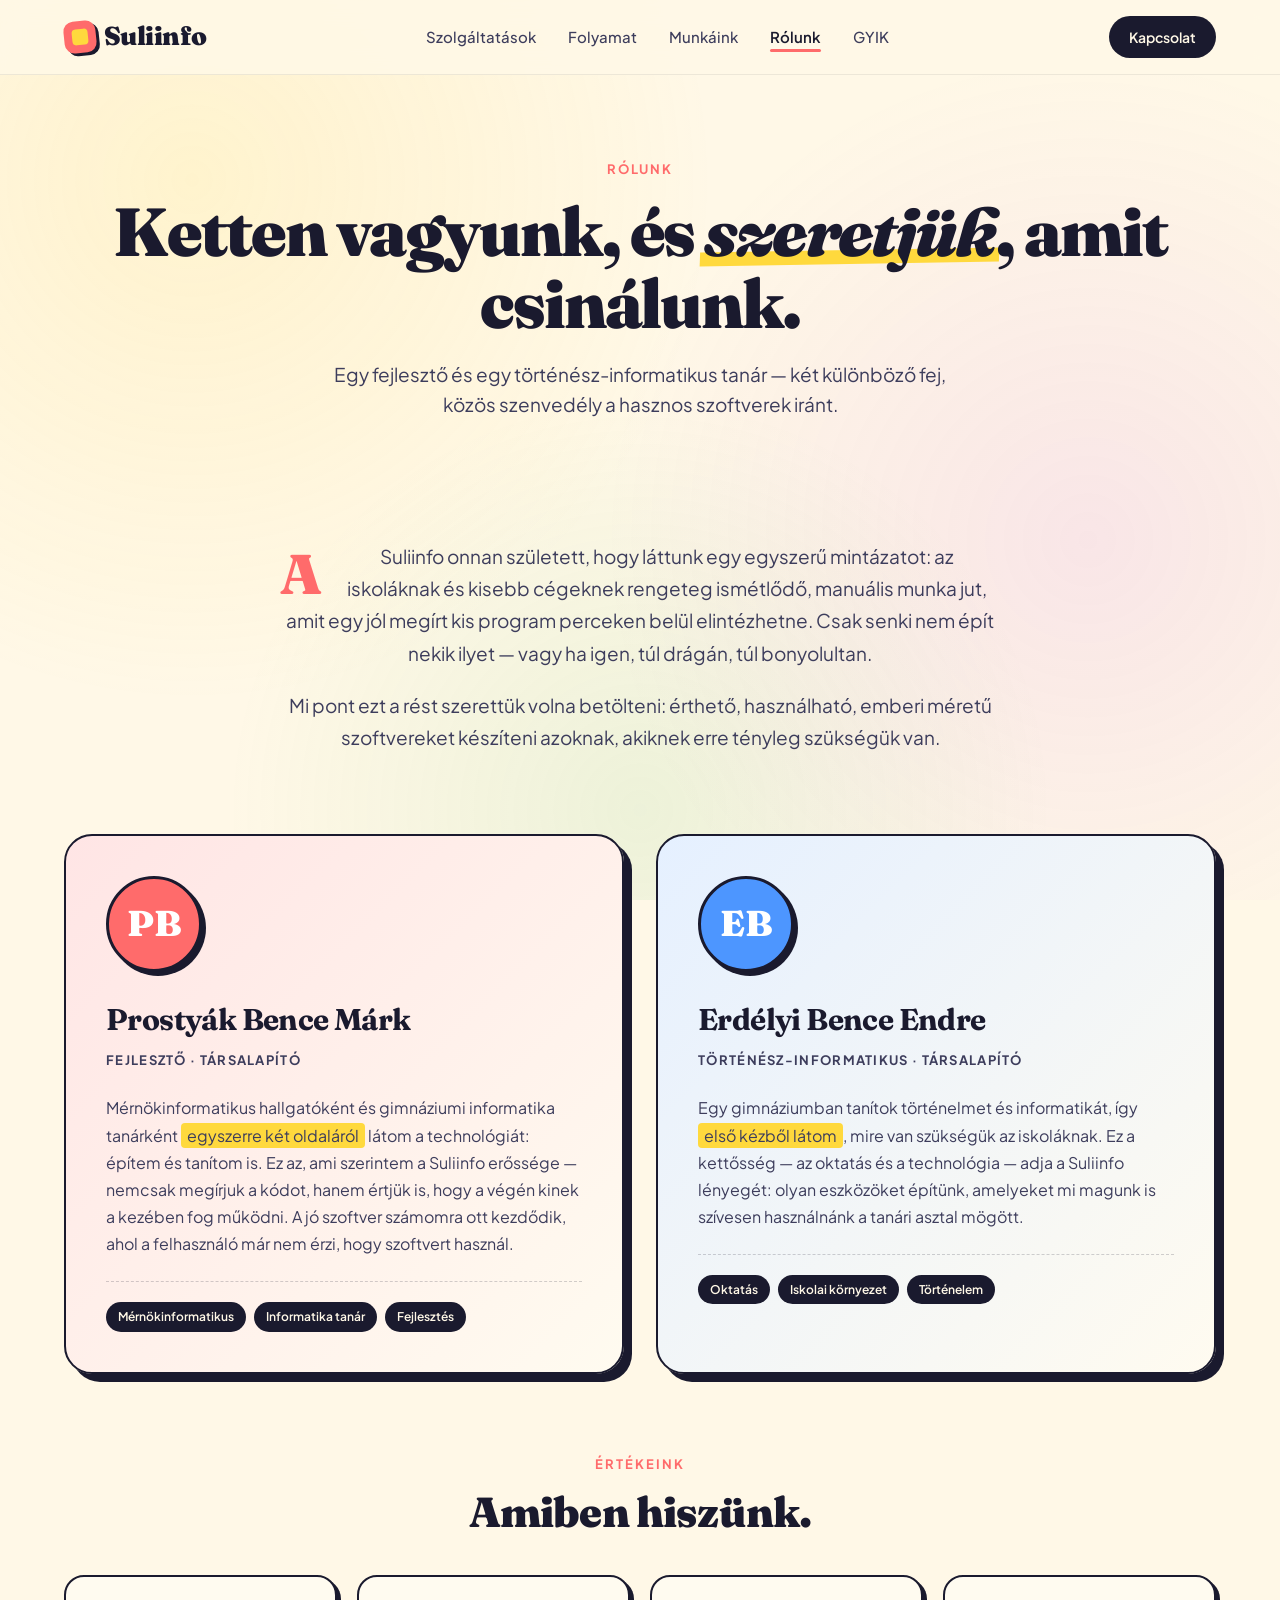
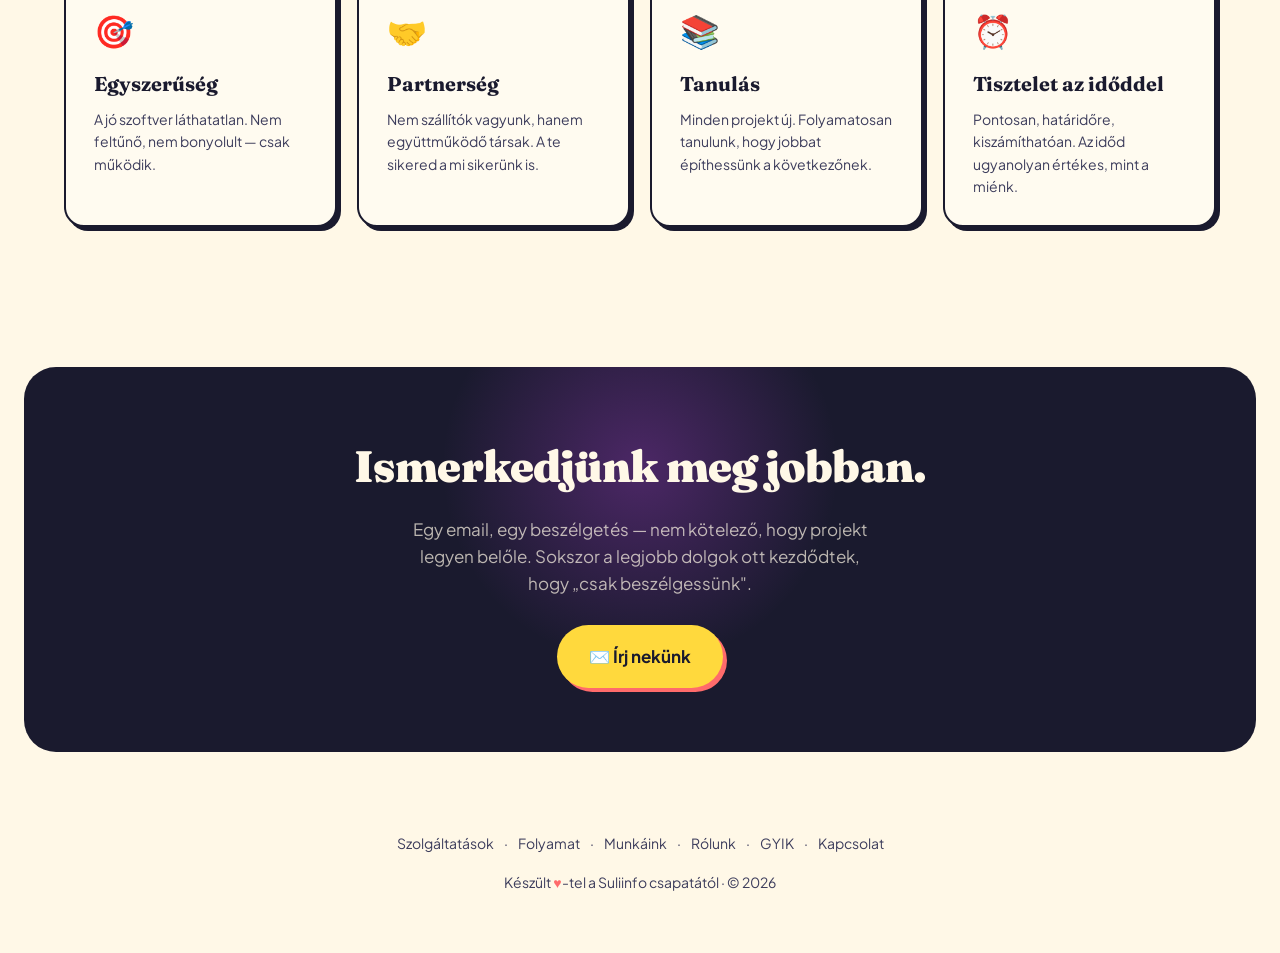
<file: rolunk.html>
<!DOCTYPE html>
<html lang="hu">
<head>
<meta charset="UTF-8">
<meta name="viewport" content="width=device-width, initial-scale=1.0">
<title>Rólunk — Suliinfo</title>
<link rel="preconnect" href="https://fonts.googleapis.com">
<link rel="preconnect" href="https://fonts.gstatic.com" crossorigin>
<link href="https://fonts.googleapis.com/css2?family=Fraunces:opsz,wght@9..144,400;9..144,500;9..144,600;9..144,700;9..144,900&family=Plus+Jakarta+Sans:wght@400;500;600;700&display=swap" rel="stylesheet">
<link rel="stylesheet" href="styles.css">
<style>
  .story {
    max-width: 720px;
    margin: 0 auto 80px;
    text-align: center;
  }
  .story p {
    font-size: 19px;
    color: var(--ink-soft);
    line-height: 1.7;
    margin-bottom: 20px;
  }
  .story p:first-of-type::first-letter {
    font-family: 'Fraunces', serif;
    font-size: 56px;
    font-weight: 900;
    float: left;
    line-height: 1;
    margin: 6px 12px 0 0;
    color: var(--coral);
  }

  .about-grid {
    display: grid;
    grid-template-columns: 1fr 1fr;
    gap: 32px;
    margin-bottom: 60px;
  }
  @media (max-width: 768px) { .about-grid { grid-template-columns: 1fr; } }

  .person-card {
    background: var(--paper);
    border-radius: 28px;
    padding: 40px;
    border: 2px solid var(--ink);
    box-shadow: 8px 8px 0 var(--ink);
    position: relative;
    transition: transform 0.3s;
  }
  .person-card:hover { transform: translateY(-4px); }
  .person-card:nth-child(1) { background: linear-gradient(135deg, #FFE5E5, var(--paper)); }
  .person-card:nth-child(2) { background: linear-gradient(135deg, #E5F0FF, var(--paper)); }

  .avatar {
    width: 96px;
    height: 96px;
    border-radius: 50%;
    background: var(--coral);
    display: flex;
    align-items: center;
    justify-content: center;
    font-family: 'Fraunces', serif;
    font-size: 36px;
    font-weight: 900;
    color: white;
    margin-bottom: 24px;
    border: 3px solid var(--ink);
    box-shadow: 4px 4px 0 var(--ink);
  }
  .person-card:nth-child(2) .avatar { background: var(--sky); }

  .person-card h3 {
    font-family: 'Fraunces', serif;
    font-size: 30px;
    font-weight: 700;
    margin-bottom: 6px;
    letter-spacing: -0.02em;
  }
  .person-role {
    color: var(--ink-soft);
    font-size: 13px;
    font-weight: 700;
    margin-bottom: 24px;
    text-transform: uppercase;
    letter-spacing: 0.1em;
  }
  .person-bio {
    color: var(--ink-soft);
    font-size: 16px;
    line-height: 1.7;
    margin-bottom: 24px;
  }
  .person-bio em {
    background: var(--sun);
    font-style: normal;
    padding: 2px 6px;
    border-radius: 4px;
  }
  .person-tags {
    display: flex;
    flex-wrap: wrap;
    gap: 8px;
    padding-top: 20px;
    border-top: 1px dashed rgba(26, 26, 46, 0.2);
  }
  .person-tag {
    background: var(--ink);
    color: var(--cream);
    padding: 5px 12px;
    border-radius: 100px;
    font-size: 12px;
    font-weight: 600;
  }

  .values-section {
    margin-top: 80px;
  }
  .values-grid {
    display: grid;
    grid-template-columns: repeat(auto-fit, minmax(240px, 1fr));
    gap: 20px;
    margin-top: 40px;
  }
  .value-card {
    padding: 28px;
    background: var(--paper);
    border: 2px solid var(--ink);
    border-radius: 20px;
    box-shadow: 4px 4px 0 var(--ink);
  }
  .value-emoji { font-size: 32px; margin-bottom: 12px; }
  .value-card h4 {
    font-family: 'Fraunces', serif;
    font-size: 20px;
    margin-bottom: 8px;
  }
  .value-card p {
    color: var(--ink-soft);
    font-size: 14px;
  }
</style>
</head>
<body>

<nav>
  <div class="nav-inner">
    <a href="index.html" class="logo">
      <div class="logo-mark"></div>
      Suliinfo
    </a>
    <ul class="nav-links">
      <li><a href="szolgaltatasok.html">Szolgáltatások</a></li>
      <li><a href="folyamat.html">Folyamat</a></li>
      <li><a href="munkaink.html">Munkáink</a></li>
      <li><a href="rolunk.html" class="active">Rólunk</a></li>
      <li><a href="gyik.html">GYIK</a></li>
    </ul>
    <a href="kapcsolat.html" class="nav-cta">Kapcsolat</a>
  </div>
</nav>

<section class="page-header">
  <div class="container">
    <div class="page-tag fade-in">Rólunk</div>
    <h1 class="page-title fade-in delay-1">Ketten vagyunk, és <span class="highlight">szeretjük</span>, amit csinálunk.</h1>
    <p class="page-sub fade-in delay-2">Egy fejlesztő és egy történész-informatikus tanár — két különböző fej, közös szenvedély a hasznos szoftverek iránt.</p>
  </div>
</section>

<section class="section">
  <div class="container">

    <div class="story">
      <p>A Suliinfo onnan született, hogy láttunk egy egyszerű mintázatot: az iskoláknak és kisebb cégeknek rengeteg ismétlődő, manuális munka jut, amit egy jól megírt kis program perceken belül elintézhetne. Csak senki nem épít nekik ilyet — vagy ha igen, túl drágán, túl bonyolultan.</p>
      <p>Mi pont ezt a rést szerettük volna betölteni: érthető, használható, emberi méretű szoftvereket készíteni azoknak, akiknek erre tényleg szükségük van.</p>
    </div>

    <div class="about-grid">
      <div class="person-card">
        <div class="avatar">PB</div>
        <h3>Prostyák Bence Márk</h3>
        <div class="person-role">Fejlesztő · Társalapító</div>
        <p class="person-bio">Mérnökinformatikus hallgatóként és gimnáziumi informatika tanárként <em>egyszerre két oldaláról</em> látom a technológiát: építem és tanítom is. Ez az, ami szerintem a Suliinfo erőssége — nemcsak megírjuk a kódot, hanem értjük is, hogy a végén kinek a kezében fog működni. A jó szoftver számomra ott kezdődik, ahol a felhasználó már nem érzi, hogy szoftvert használ.</p>
        <div class="person-tags">
          <span class="person-tag">Mérnökinformatikus</span>
          <span class="person-tag">Informatika tanár</span>
          <span class="person-tag">Fejlesztés</span>
        </div>
      </div>

      <div class="person-card">
        <div class="avatar">EB</div>
        <h3>Erdélyi Bence Endre</h3>
        <div class="person-role">Történész-informatikus · Társalapító</div>
        <p class="person-bio">Egy gimnáziumban tanítok történelmet és informatikát, így <em>első kézből látom</em>, mire van szükségük az iskoláknak. Ez a kettősség — az oktatás és a technológia — adja a Suliinfo lényegét: olyan eszközöket építünk, amelyeket mi magunk is szívesen használnánk a tanári asztal mögött.</p>
        <div class="person-tags">
          <span class="person-tag">Oktatás</span>
          <span class="person-tag">Iskolai környezet</span>
          <span class="person-tag">Történelem</span>
        </div>
      </div>
    </div>

    <div class="values-section">
      <div class="page-tag" style="text-align:center; display:block;">Értékeink</div>
      <h2 class="section-title" style="text-align:center; margin: 16px auto 0; font-family: 'Fraunces', serif; font-size: clamp(28px, 4vw, 42px); font-weight: 900; line-height: 1.05; letter-spacing: -0.02em;">Amiben hiszünk.</h2>

      <div class="values-grid">
        <div class="value-card">
          <div class="value-emoji">🎯</div>
          <h4>Egyszerűség</h4>
          <p>A jó szoftver láthatatlan. Nem feltűnő, nem bonyolult — csak működik.</p>
        </div>
        <div class="value-card">
          <div class="value-emoji">🤝</div>
          <h4>Partnerség</h4>
          <p>Nem szállítók vagyunk, hanem együttműködő társak. A te sikered a mi sikerünk is.</p>
        </div>
        <div class="value-card">
          <div class="value-emoji">📚</div>
          <h4>Tanulás</h4>
          <p>Minden projekt új. Folyamatosan tanulunk, hogy jobbat építhessünk a következőnek.</p>
        </div>
        <div class="value-card">
          <div class="value-emoji">⏰</div>
          <h4>Tisztelet az időddel</h4>
          <p>Pontosan, határidőre, kiszámíthatóan. Az időd ugyanolyan értékes, mint a miénk.</p>
        </div>
      </div>
    </div>

  </div>
</section>

<section>
  <div class="cta-strip">
    <div class="cta-strip-inner">
      <h2>Ismerkedjünk meg jobban.</h2>
      <p>Egy email, egy beszélgetés — nem kötelező, hogy projekt legyen belőle. Sokszor a legjobb dolgok ott kezdődtek, hogy „csak beszélgessünk".</p>
      <a href="kapcsolat.html" class="email-button">
        ✉️ Írj nekünk
      </a>
    </div>
  </div>
</section>

<footer>
  <div>
    <a href="szolgaltatasok.html">Szolgáltatások</a> ·
    <a href="folyamat.html">Folyamat</a> ·
    <a href="munkaink.html">Munkáink</a> ·
    <a href="rolunk.html">Rólunk</a> ·
    <a href="gyik.html">GYIK</a> ·
    <a href="kapcsolat.html">Kapcsolat</a>
  </div>
  <div style="margin-top: 16px;">
    Készült <span class="heart">♥</span>-tel a Suliinfo csapatától · &copy; 2026
  </div>
</footer>

</body>
</html>
</file>
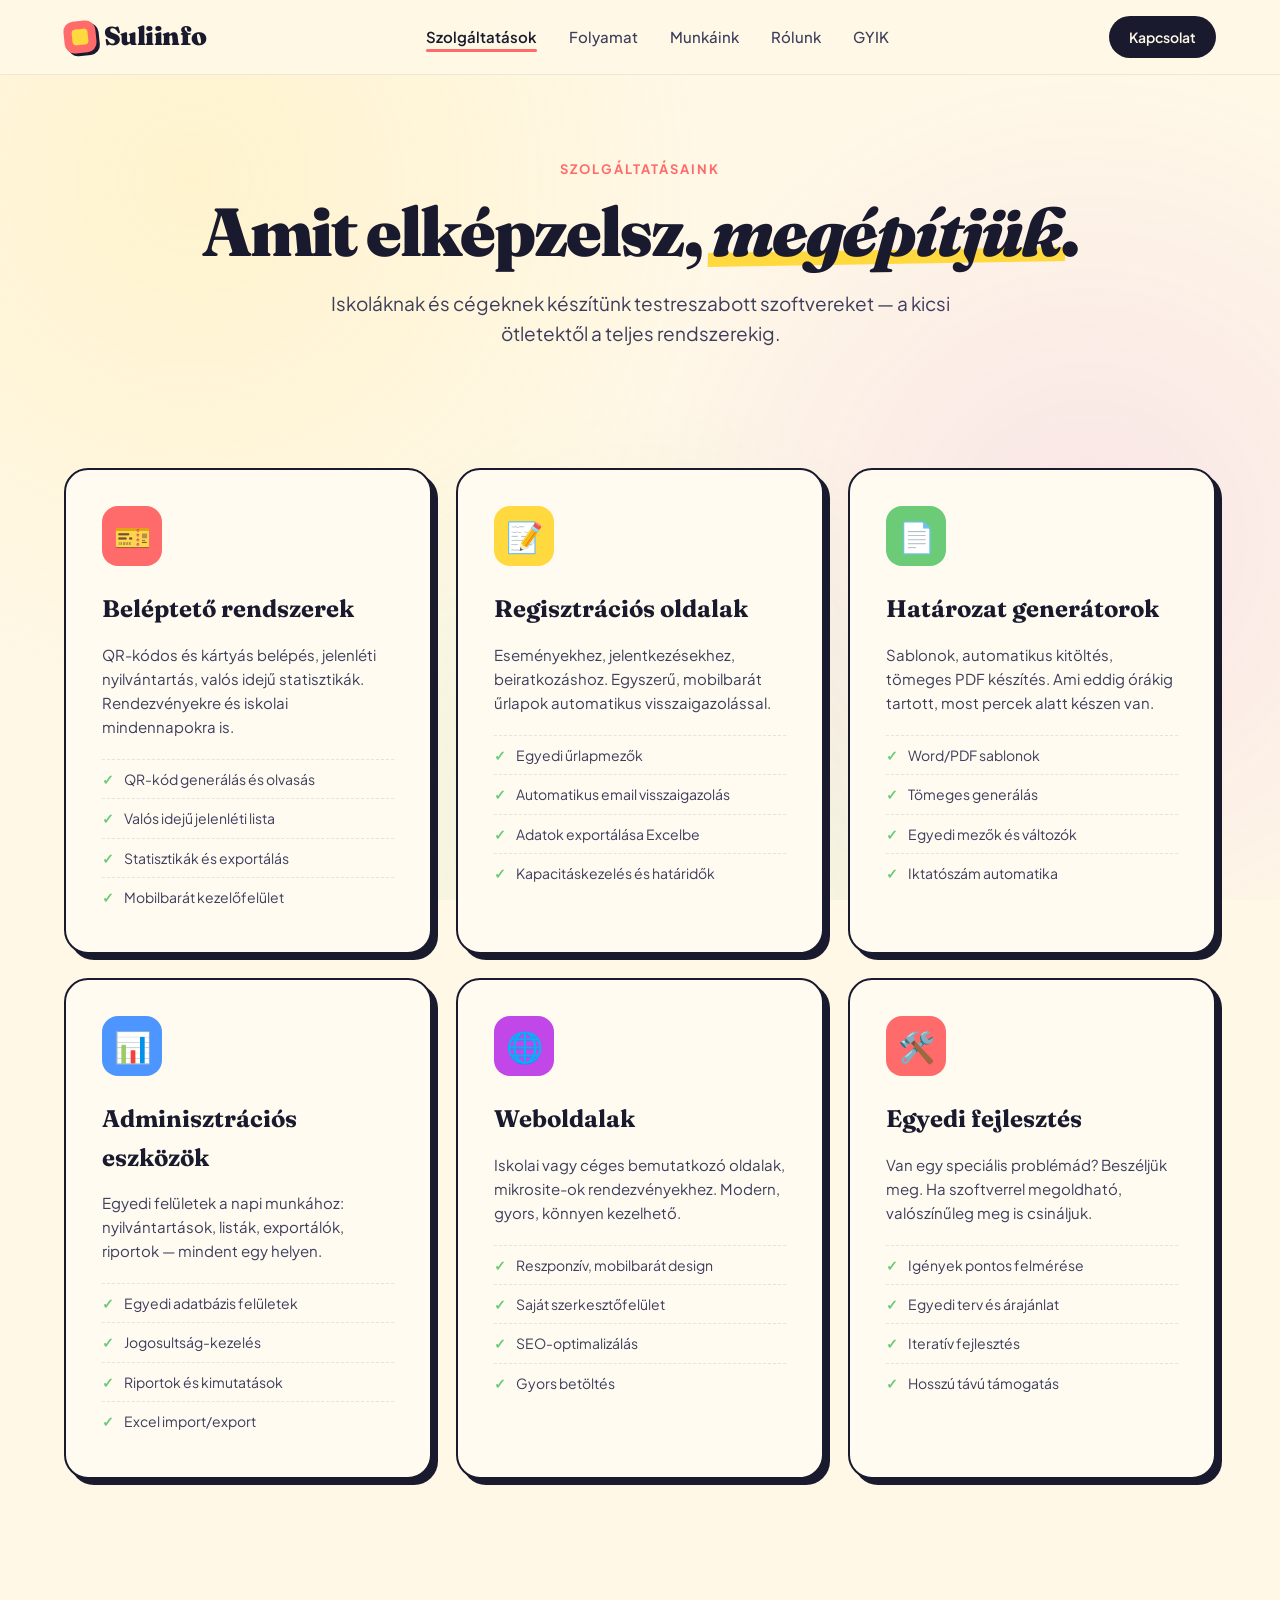
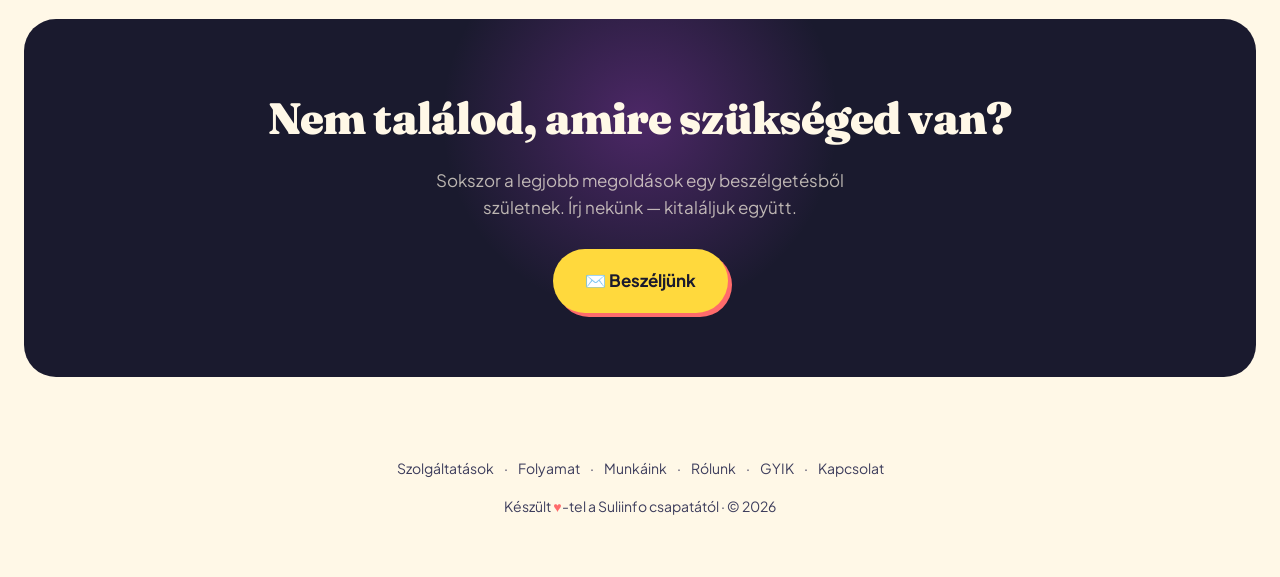
<file: szolgaltatasok.html>
<!DOCTYPE html>
<html lang="hu">
<head>
<meta charset="UTF-8">
<meta name="viewport" content="width=device-width, initial-scale=1.0">
<title>Szolgáltatások — Suliinfo</title>
<link rel="preconnect" href="https://fonts.googleapis.com">
<link rel="preconnect" href="https://fonts.gstatic.com" crossorigin>
<link href="https://fonts.googleapis.com/css2?family=Fraunces:opsz,wght@9..144,400;9..144,500;9..144,600;9..144,700;9..144,900&family=Plus+Jakarta+Sans:wght@400;500;600;700&display=swap" rel="stylesheet">
<link rel="stylesheet" href="styles.css">
<style>
  .services-grid {
    display: grid;
    grid-template-columns: repeat(auto-fit, minmax(300px, 1fr));
    gap: 24px;
  }
  .service-card {
    background: var(--paper);
    border-radius: 24px;
    padding: 36px;
    border: 2px solid var(--ink);
    box-shadow: 6px 6px 0 var(--ink);
    transition: all 0.25s;
  }
  .service-card:hover {
    transform: translate(-3px, -3px);
    box-shadow: 9px 9px 0 var(--ink);
  }
  .service-icon {
    width: 60px; height: 60px;
    border-radius: 16px;
    display: flex;
    align-items: center;
    justify-content: center;
    font-size: 30px;
    margin-bottom: 24px;
  }
  .service-card:nth-child(1) .service-icon { background: var(--coral); }
  .service-card:nth-child(2) .service-icon { background: var(--sun); }
  .service-card:nth-child(3) .service-icon { background: var(--mint); }
  .service-card:nth-child(4) .service-icon { background: var(--sky); }
  .service-card:nth-child(5) .service-icon { background: var(--berry); }
  .service-card:nth-child(6) .service-icon { background: var(--coral); }
  .service-card h3 {
    font-family: 'Fraunces', serif;
    font-size: 24px;
    font-weight: 700;
    margin-bottom: 14px;
  }
  .service-card > p {
    color: var(--ink-soft);
    font-size: 15px;
    line-height: 1.6;
    margin-bottom: 20px;
  }
  .service-features {
    list-style: none;
    padding: 0;
    margin: 0;
  }
  .service-features li {
    padding: 8px 0;
    font-size: 14px;
    color: var(--ink-soft);
    display: flex;
    align-items: flex-start;
    gap: 10px;
    border-top: 1px dashed rgba(26, 26, 46, 0.1);
  }
  .service-features li::before {
    content: '✓';
    color: var(--mint);
    font-weight: 700;
    flex-shrink: 0;
  }
</style>
</head>
<body>

<nav>
  <div class="nav-inner">
    <a href="index.html" class="logo">
      <div class="logo-mark"></div>
      Suliinfo
    </a>
    <ul class="nav-links">
      <li><a href="szolgaltatasok.html" class="active">Szolgáltatások</a></li>
      <li><a href="folyamat.html">Folyamat</a></li>
      <li><a href="munkaink.html">Munkáink</a></li>
      <li><a href="rolunk.html">Rólunk</a></li>
      <li><a href="gyik.html">GYIK</a></li>
    </ul>
    <a href="kapcsolat.html" class="nav-cta">Kapcsolat</a>
  </div>
</nav>

<section class="page-header">
  <div class="container">
    <div class="page-tag fade-in">Szolgáltatásaink</div>
    <h1 class="page-title fade-in delay-1">Amit elképzelsz, <span class="highlight">megépítjük</span>.</h1>
    <p class="page-sub fade-in delay-2">Iskoláknak és cégeknek készítünk testreszabott szoftvereket — a kicsi ötletektől a teljes rendszerekig.</p>
  </div>
</section>

<section class="section">
  <div class="container">
    <div class="services-grid">

      <div class="service-card">
        <div class="service-icon">🎫</div>
        <h3>Beléptető rendszerek</h3>
        <p>QR-kódos és kártyás belépés, jelenléti nyilvántartás, valós idejű statisztikák. Rendezvényekre és iskolai mindennapokra is.</p>
        <ul class="service-features">
          <li>QR-kód generálás és olvasás</li>
          <li>Valós idejű jelenléti lista</li>
          <li>Statisztikák és exportálás</li>
          <li>Mobilbarát kezelőfelület</li>
        </ul>
      </div>

      <div class="service-card">
        <div class="service-icon">📝</div>
        <h3>Regisztrációs oldalak</h3>
        <p>Eseményekhez, jelentkezésekhez, beiratkozáshoz. Egyszerű, mobilbarát űrlapok automatikus visszaigazolással.</p>
        <ul class="service-features">
          <li>Egyedi űrlapmezők</li>
          <li>Automatikus email visszaigazolás</li>
          <li>Adatok exportálása Excelbe</li>
          <li>Kapacitáskezelés és határidők</li>
        </ul>
      </div>

      <div class="service-card">
        <div class="service-icon">📄</div>
        <h3>Határozat generátorok</h3>
        <p>Sablonok, automatikus kitöltés, tömeges PDF készítés. Ami eddig órákig tartott, most percek alatt készen van.</p>
        <ul class="service-features">
          <li>Word/PDF sablonok</li>
          <li>Tömeges generálás</li>
          <li>Egyedi mezők és változók</li>
          <li>Iktatószám automatika</li>
        </ul>
      </div>

      <div class="service-card">
        <div class="service-icon">📊</div>
        <h3>Adminisztrációs eszközök</h3>
        <p>Egyedi felületek a napi munkához: nyilvántartások, listák, exportálók, riportok — mindent egy helyen.</p>
        <ul class="service-features">
          <li>Egyedi adatbázis felületek</li>
          <li>Jogosultság-kezelés</li>
          <li>Riportok és kimutatások</li>
          <li>Excel import/export</li>
        </ul>
      </div>

      <div class="service-card">
        <div class="service-icon">🌐</div>
        <h3>Weboldalak</h3>
        <p>Iskolai vagy céges bemutatkozó oldalak, mikrosite-ok rendezvényekhez. Modern, gyors, könnyen kezelhető.</p>
        <ul class="service-features">
          <li>Reszponzív, mobilbarát design</li>
          <li>Saját szerkesztőfelület</li>
          <li>SEO-optimalizálás</li>
          <li>Gyors betöltés</li>
        </ul>
      </div>

      <div class="service-card">
        <div class="service-icon">🛠️</div>
        <h3>Egyedi fejlesztés</h3>
        <p>Van egy speciális problémád? Beszéljük meg. Ha szoftverrel megoldható, valószínűleg meg is csináljuk.</p>
        <ul class="service-features">
          <li>Igények pontos felmérése</li>
          <li>Egyedi terv és árajánlat</li>
          <li>Iteratív fejlesztés</li>
          <li>Hosszú távú támogatás</li>
        </ul>
      </div>

    </div>
  </div>
</section>

<section>
  <div class="cta-strip">
    <div class="cta-strip-inner">
      <h2>Nem találod, amire szükséged van?</h2>
      <p>Sokszor a legjobb megoldások egy beszélgetésből születnek. Írj nekünk — kitaláljuk együtt.</p>
      <a href="kapcsolat.html" class="email-button">
        ✉️ Beszéljünk
      </a>
    </div>
  </div>
</section>

<footer>
  <div>
    <a href="szolgaltatasok.html">Szolgáltatások</a> ·
    <a href="folyamat.html">Folyamat</a> ·
    <a href="munkaink.html">Munkáink</a> ·
    <a href="rolunk.html">Rólunk</a> ·
    <a href="gyik.html">GYIK</a> ·
    <a href="kapcsolat.html">Kapcsolat</a>
  </div>
  <div style="margin-top: 16px;">
    Készült <span class="heart">♥</span>-tel a Suliinfo csapatától · &copy; 2026
  </div>
</footer>

</body>
</html>
</file>
<file: styles.css>
:root {
  --cream: #FFF8E7;
  --paper: #FFFBF0;
  --ink: #1A1A2E;
  --ink-soft: #3D3D5C;
  --coral: #FF6B6B;
  --sun: #FFD93D;
  --mint: #6BCB77;
  --sky: #4D96FF;
  --berry: #C147E9;
  --shadow: rgba(26, 26, 46, 0.08);
}

* { margin: 0; padding: 0; box-sizing: border-box; }
html { scroll-behavior: smooth; }

body {
  font-family: 'Plus Jakarta Sans', sans-serif;
  background: var(--cream);
  color: var(--ink);
  line-height: 1.6;
  overflow-x: hidden;
}

body::before {
  content: '';
  position: fixed;
  inset: 0;
  background-image:
    radial-gradient(circle at 15% 20%, rgba(255, 217, 61, 0.15) 0%, transparent 40%),
    radial-gradient(circle at 85% 60%, rgba(193, 71, 233, 0.1) 0%, transparent 40%),
    radial-gradient(circle at 50% 90%, rgba(107, 203, 119, 0.12) 0%, transparent 40%);
  pointer-events: none;
  z-index: 0;
}

.container {
  max-width: 1200px;
  margin: 0 auto;
  padding: 0 24px;
  position: relative;
  z-index: 1;
}

/* NAV */
nav {
  position: sticky;
  top: 0;
  background: rgba(255, 248, 231, 0.85);
  backdrop-filter: blur(12px);
  -webkit-backdrop-filter: blur(12px);
  border-bottom: 1px solid rgba(26, 26, 46, 0.08);
  z-index: 100;
  padding: 16px 0;
}
.nav-inner {
  display: flex;
  justify-content: space-between;
  align-items: center;
  max-width: 1200px;
  margin: 0 auto;
  padding: 0 24px;
}
.logo {
  font-family: 'Fraunces', serif;
  font-weight: 900;
  font-size: 26px;
  letter-spacing: -0.02em;
  display: flex;
  align-items: center;
  gap: 8px;
  text-decoration: none;
  color: var(--ink);
}
.logo-mark {
  width: 32px;
  height: 32px;
  background: var(--coral);
  border-radius: 10px;
  position: relative;
  transform: rotate(-6deg);
  box-shadow: 3px 3px 0 var(--ink);
}
.logo-mark::after {
  content: '';
  position: absolute;
  inset: 8px;
  background: var(--sun);
  border-radius: 4px;
}
.nav-links {
  display: flex;
  gap: 32px;
  list-style: none;
}
.nav-links a {
  color: var(--ink-soft);
  text-decoration: none;
  font-weight: 500;
  font-size: 15px;
  transition: color 0.2s;
  position: relative;
}
.nav-links a:hover { color: var(--coral); }
.nav-links a.active {
  color: var(--ink);
  font-weight: 600;
}
.nav-links a.active::after {
  content: '';
  position: absolute;
  bottom: -6px;
  left: 0;
  right: 0;
  height: 3px;
  background: var(--coral);
  border-radius: 2px;
}
.nav-cta {
  background: var(--ink);
  color: var(--cream);
  padding: 10px 20px;
  border-radius: 100px;
  text-decoration: none;
  font-weight: 600;
  font-size: 14px;
  transition: transform 0.2s;
}
.nav-cta:hover { transform: translateY(-2px); }

@media (max-width: 768px) {
  .nav-links { display: none; }
}

/* PAGE HEADER (for sub-pages) */
.page-header {
  padding: 80px 0 60px;
  text-align: center;
}
.page-tag {
  display: inline-block;
  font-size: 13px;
  font-weight: 700;
  text-transform: uppercase;
  letter-spacing: 0.15em;
  color: var(--coral);
  margin-bottom: 16px;
}
.page-title {
  font-family: 'Fraunces', serif;
  font-size: clamp(40px, 6vw, 68px);
  font-weight: 900;
  line-height: 1.05;
  letter-spacing: -0.03em;
  margin-bottom: 20px;
}
.page-title .highlight {
  position: relative;
  display: inline-block;
  font-style: italic;
}
.page-title .highlight::after {
  content: '';
  position: absolute;
  bottom: 4px;
  left: -4px;
  right: -4px;
  height: 14px;
  background: var(--sun);
  z-index: -1;
  transform: skew(-3deg) rotate(-1deg);
}
.page-sub {
  font-size: 19px;
  color: var(--ink-soft);
  max-width: 640px;
  margin: 0 auto;
}

/* BUTTONS */
.btn-primary {
  background: var(--coral);
  color: white;
  padding: 16px 28px;
  border-radius: 100px;
  text-decoration: none;
  font-weight: 600;
  font-size: 16px;
  box-shadow: 4px 4px 0 var(--ink);
  transition: all 0.2s;
  display: inline-flex;
  align-items: center;
  gap: 8px;
  border: none;
  cursor: pointer;
  font-family: inherit;
}
.btn-primary:hover {
  transform: translate(-2px, -2px);
  box-shadow: 6px 6px 0 var(--ink);
}
.btn-secondary {
  background: transparent;
  color: var(--ink);
  padding: 16px 28px;
  border-radius: 100px;
  text-decoration: none;
  font-weight: 600;
  font-size: 16px;
  border: 2px solid var(--ink);
  transition: all 0.2s;
  display: inline-flex;
  align-items: center;
  gap: 8px;
}
.btn-secondary:hover {
  background: var(--ink);
  color: var(--cream);
}

/* SECTION */
.section { padding: 60px 0 100px; position: relative; }

/* CTA STRIP (bottom of every sub-page) */
.cta-strip {
  background: var(--ink);
  color: var(--cream);
  border-radius: 32px;
  padding: 64px 60px;
  margin: 40px 24px;
  text-align: center;
  position: relative;
  overflow: hidden;
}
.cta-strip::before {
  content: '';
  position: absolute;
  top: -100px;
  left: 50%;
  transform: translateX(-50%);
  width: 400px;
  height: 400px;
  background: radial-gradient(circle, var(--berry), transparent 70%);
  opacity: 0.3;
  pointer-events: none;
}
.cta-strip-inner { position: relative; z-index: 1; }
.cta-strip h2 {
  font-family: 'Fraunces', serif;
  font-size: clamp(30px, 4vw, 44px);
  font-weight: 900;
  margin-bottom: 14px;
  letter-spacing: -0.02em;
}
.cta-strip p {
  font-size: 17px;
  color: rgba(255, 248, 231, 0.7);
  margin-bottom: 28px;
  max-width: 480px;
  margin-left: auto;
  margin-right: auto;
}
.email-button {
  display: inline-flex;
  align-items: center;
  gap: 12px;
  background: var(--sun);
  color: var(--ink);
  padding: 18px 32px;
  border-radius: 100px;
  text-decoration: none;
  font-weight: 700;
  font-size: 17px;
  box-shadow: 4px 4px 0 var(--coral);
  transition: all 0.2s;
}
.email-button:hover {
  transform: translate(-2px, -2px);
  box-shadow: 6px 6px 0 var(--coral);
}

@media (max-width: 768px) {
  .cta-strip { padding: 48px 24px; margin: 32px 16px; }
}

/* FOOTER */
footer {
  text-align: center;
  padding: 40px 24px 60px;
  color: var(--ink-soft);
  font-size: 14px;
}
footer .heart { color: var(--coral); }
footer a {
  color: var(--ink-soft);
  text-decoration: none;
  margin: 0 8px;
}
footer a:hover { color: var(--coral); }

/* ANIMATIONS */
.fade-in {
  opacity: 0;
  transform: translateY(20px);
  animation: fadeUp 0.8s ease forwards;
}
.fade-in.delay-1 { animation-delay: 0.15s; }
.fade-in.delay-2 { animation-delay: 0.3s; }
.fade-in.delay-3 { animation-delay: 0.45s; }
@keyframes fadeUp {
  to { opacity: 1; transform: translateY(0); }
}
</file>
